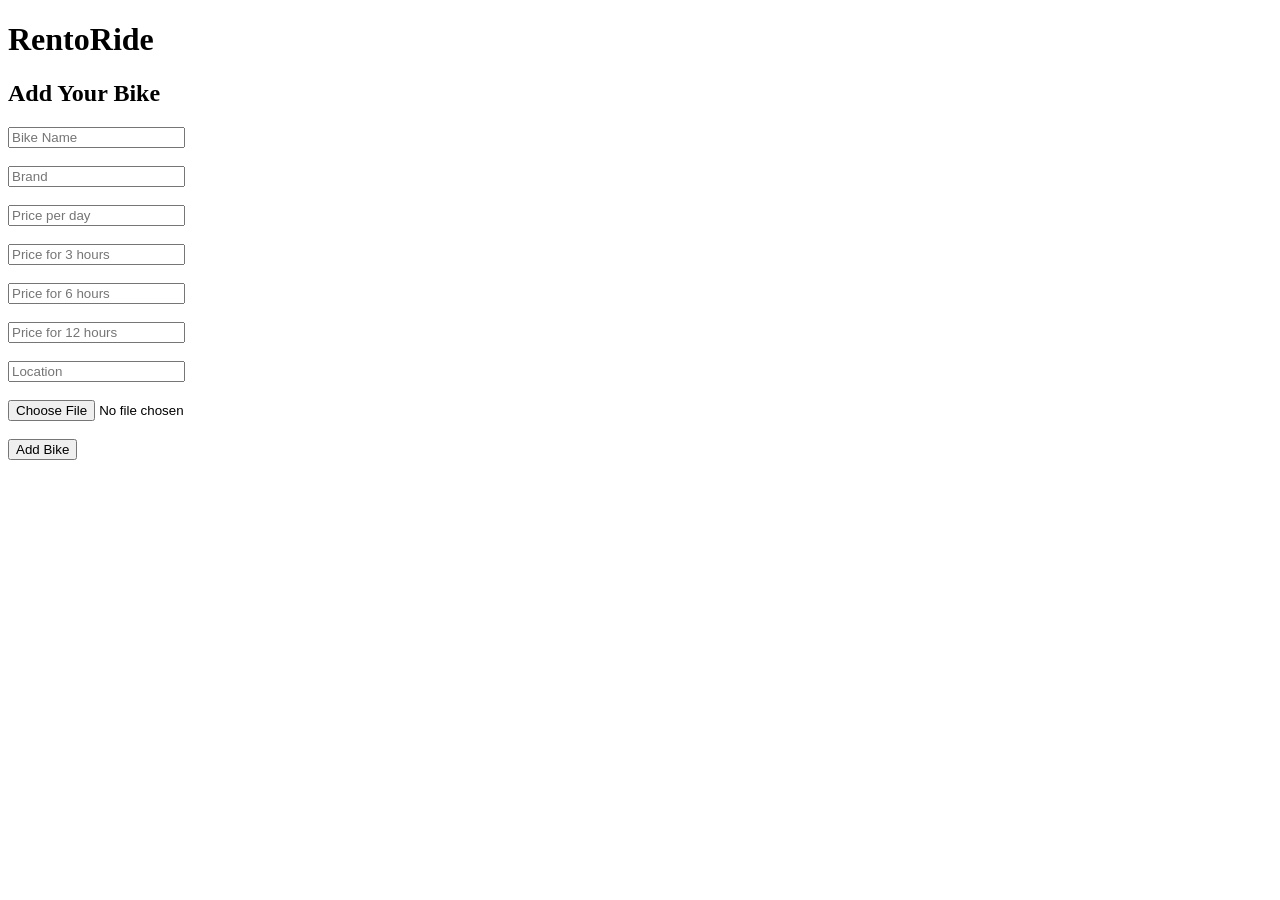
<file: add-bike.html>
<!DOCTYPE html>
<html>
<head>
  <title>RentoRide - Add Bike</title>
</head>
<body>

  <h1>RentoRide</h1>
  <h2>Add Your Bike</h2>

  <form id="bikeForm">

    <input type="text" id="bikeName" placeholder="Bike Name">
    <br><br>

    <input type="text" id="bikeBrand" placeholder="Brand">
    <br><br>

    <input type="number" id="bikePrice" placeholder="Price per day">
    <br><br>

    <input type="number" id="price3h" placeholder="Price for 3 hours">
    <br><br>

    <input type="number" id="price6h" placeholder="Price for 6 hours">
    <br><br>

    <input type="number" id="price12h" placeholder="Price for 12 hours">
    <br><br>

    <input type="text" id="bikeLocation" placeholder="Location">
    <br><br>

    <input type="file" id="bikeImage" accept="image/*">
    <br><br>

    <button type="submit">Add Bike</button>

  </form>

</body>
</html>
</file>
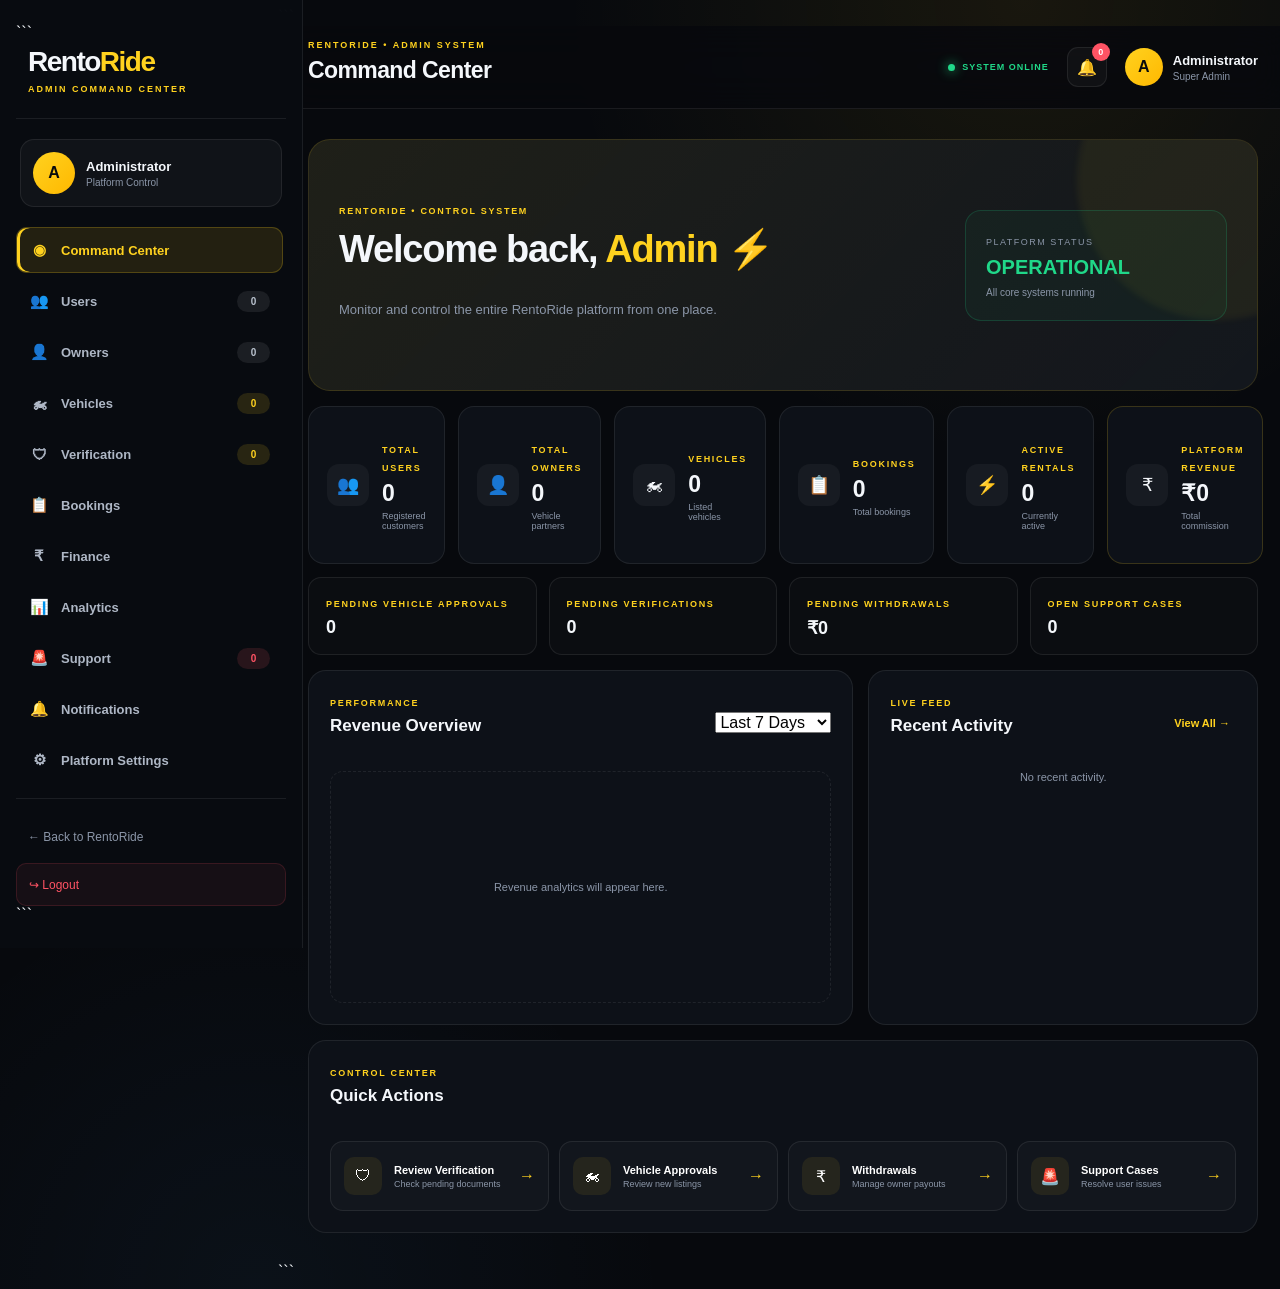
<file: admin.html>
<!DOCTYPE html>

<html lang="en">
<head>
  <meta charset="UTF-8">
  <meta name="viewport" content="width=device-width, initial-scale=1.0">
  <title>RentoRide | Admin Command Center</title>

  <link rel="stylesheet" href="css/admin.css">
</head>

<body>

  <!-- SIDEBAR -->

  <aside class="admin-sidebar" id="adminSidebar">

```
<div class="admin-logo">
  <a href="index.html">Rento<span>Ride</span></a>
  <small>ADMIN COMMAND CENTER</small>
</div>

<div class="admin-mini-profile">
  <div class="admin-avatar" id="adminAvatar">A</div>

  <div>
    <strong id="adminName">Administrator</strong>
    <small>Platform Control</small>
  </div>
</div>

<nav class="admin-nav">

  <button class="admin-nav-item active" data-section="overview">
    <span>◉</span> Command Center
  </button>

  <button class="admin-nav-item" data-section="users">
    <span>👥</span> Users
    <b class="admin-badge" id="userBadge">0</b>
  </button>

  <button class="admin-nav-item" data-section="owners">
    <span>👤</span> Owners
    <b class="admin-badge" id="ownerBadge">0</b>
  </button>

  <button class="admin-nav-item" data-section="vehicles">
    <span>🏍</span> Vehicles
    <b class="admin-badge warning" id="vehicleBadge">0</b>
  </button>

  <button class="admin-nav-item" data-section="verification">
    <span>🛡</span> Verification
    <b class="admin-badge warning" id="verificationBadge">0</b>
  </button>

  <button class="admin-nav-item" data-section="bookings">
    <span>📋</span> Bookings
  </button>

  <button class="admin-nav-item" data-section="finance">
    <span>₹</span> Finance
  </button>

  <button class="admin-nav-item" data-section="analytics">
    <span>📊</span> Analytics
  </button>

  <button class="admin-nav-item" data-section="support">
    <span>🚨</span> Support
    <b class="admin-badge danger" id="supportBadge">0</b>
  </button>

  <button class="admin-nav-item" data-section="notifications">
    <span>🔔</span> Notifications
  </button>

  <button class="admin-nav-item" data-section="settings">
    <span>⚙</span> Platform Settings
  </button>

</nav>

<div class="admin-sidebar-bottom">

  <a href="index.html" class="admin-back-home">
    ← Back to RentoRide
  </a>

  <button id="adminLogoutBtn" class="admin-logout-btn">
    ↪ Logout
  </button>

</div>
```

  </aside>

  <div class="admin-sidebar-overlay" id="adminSidebarOverlay"></div>

  <!-- MAIN -->

  <main class="admin-main">

```
<!-- HEADER -->
<header class="admin-header">

  <button class="admin-menu-btn" id="adminMenuBtn">
    ☰
  </button>

  <div class="admin-header-title">
    <span>RENTORIDE • ADMIN SYSTEM</span>
    <h1 id="adminPageTitle">Command Center</h1>
  </div>

  <div class="admin-header-actions">

    <div class="system-status">
      <span class="status-dot"></span>
      SYSTEM ONLINE
    </div>

    <button class="admin-notification-btn" id="adminNotificationBtn">
      🔔
      <b id="adminNotificationBadge">0</b>
    </button>

    <div class="admin-header-profile">
      <div class="admin-header-avatar" id="adminHeaderAvatar">A</div>

      <div>
        <strong id="adminHeaderName">Administrator</strong>
        <small>Super Admin</small>
      </div>
    </div>

  </div>

</header>


<div class="admin-content">


  <!-- ================= OVERVIEW ================= -->

  <section class="admin-section active" id="admin-section-overview">

    <div class="admin-command-hero">

      <div>
        <span class="admin-kicker">RENTORIDE • CONTROL SYSTEM</span>

        <h2>
          Welcome back,
          <span id="welcomeAdminName">Admin</span> ⚡
        </h2>

        <p>
          Monitor and control the entire RentoRide platform from one place.
        </p>
      </div>

      <div class="hero-system-card">
        <span>PLATFORM STATUS</span>
        <strong>OPERATIONAL</strong>
        <small>All core systems running</small>
      </div>

    </div>


    <div class="admin-stats-grid">

      <div class="admin-stat-card">
        <div class="admin-stat-icon">👥</div>
        <div>
          <span>TOTAL USERS</span>
          <strong id="adminTotalUsers">0</strong>
          <small>Registered customers</small>
        </div>
      </div>

      <div class="admin-stat-card">
        <div class="admin-stat-icon">👤</div>
        <div>
          <span>TOTAL OWNERS</span>
          <strong id="adminTotalOwners">0</strong>
          <small>Vehicle partners</small>
        </div>
      </div>

      <div class="admin-stat-card">
        <div class="admin-stat-icon">🏍</div>
        <div>
          <span>VEHICLES</span>
          <strong id="adminTotalVehicles">0</strong>
          <small>Listed vehicles</small>
        </div>
      </div>

      <div class="admin-stat-card">
        <div class="admin-stat-icon">📋</div>
        <div>
          <span>BOOKINGS</span>
          <strong id="adminTotalBookings">0</strong>
          <small>Total bookings</small>
        </div>
      </div>

      <div class="admin-stat-card">
        <div class="admin-stat-icon">⚡</div>
        <div>
          <span>ACTIVE RENTALS</span>
          <strong id="adminActiveRentals">0</strong>
          <small>Currently active</small>
        </div>
      </div>

      <div class="admin-stat-card revenue">
        <div class="admin-stat-icon">₹</div>
        <div>
          <span>PLATFORM REVENUE</span>
          <strong id="adminPlatformRevenue">₹0</strong>
          <small>Total commission</small>
        </div>
      </div>

    </div>


    <div class="admin-secondary-stats">

      <div class="mini-admin-stat">
        <span>PENDING VEHICLE APPROVALS</span>
        <strong id="pendingVehicleApprovals">0</strong>
      </div>

      <div class="mini-admin-stat">
        <span>PENDING VERIFICATIONS</span>
        <strong id="pendingVerifications">0</strong>
      </div>

      <div class="mini-admin-stat">
        <span>PENDING WITHDRAWALS</span>
        <strong id="pendingWithdrawals">₹0</strong>
      </div>

      <div class="mini-admin-stat">
        <span>OPEN SUPPORT CASES</span>
        <strong id="openSupportCases">0</strong>
      </div>

    </div>


    <div class="admin-overview-grid">

      <div class="admin-panel">

        <div class="admin-panel-header">

          <div>
            <span>PERFORMANCE</span>
            <h3>Revenue Overview</h3>
          </div>

          <select id="revenuePeriod">
            <option value="7">Last 7 Days</option>
            <option value="30">Last 30 Days</option>
            <option value="90">Last 90 Days</option>
            <option value="365">This Year</option>
          </select>

        </div>

        <div class="admin-chart" id="revenueChart">
          <div class="chart-placeholder">
            Revenue analytics will appear here.
          </div>
        </div>

      </div>


      <div class="admin-panel">

        <div class="admin-panel-header">
          <div>
            <span>LIVE FEED</span>
            <h3>Recent Activity</h3>
          </div>

          <button class="admin-text-btn" data-section-link="notifications">
            View All →
          </button>
        </div>

        <div class="admin-activity-list" id="adminActivityList">
          <div class="admin-empty">No recent activity.</div>
        </div>

      </div>

    </div>


    <div class="admin-panel quick-actions-panel">

      <div class="admin-panel-header">
        <div>
          <span>CONTROL CENTER</span>
          <h3>Quick Actions</h3>
        </div>
      </div>

      <div class="quick-actions-grid">

        <button class="quick-action" data-section-link="verification">
          <span>🛡</span>
          <div>
            <strong>Review Verification</strong>
            <small>Check pending documents</small>
          </div>
          <b>→</b>
        </button>

        <button class="quick-action" data-section-link="vehicles">
          <span>🏍</span>
          <div>
            <strong>Vehicle Approvals</strong>
            <small>Review new listings</small>
          </div>
          <b>→</b>
        </button>

        <button class="quick-action" data-section-link="finance">
          <span>₹</span>
          <div>
            <strong>Withdrawals</strong>
            <small>Manage owner payouts</small>
          </div>
          <b>→</b>
        </button>

        <button class="quick-action" data-section-link="support">
          <span>🚨</span>
          <div>
            <strong>Support Cases</strong>
            <small>Resolve user issues</small>
          </div>
          <b>→</b>
        </button>

      </div>

    </div>

  </section>


  <!-- ================= USERS ================= -->

  <section class="admin-section" id="admin-section-users">

    <div class="admin-section-top">
      <div>
        <span class="admin-kicker">USER MANAGEMENT</span>
        <h2>Users</h2>
        <p>Manage RentoRide customers and accounts.</p>
      </div>
    </div>

    <div class="admin-panel">

      <div class="admin-panel-header">
        <div>
          <span>CUSTOMER DATABASE</span>
          <h3>All Users</h3>
        </div>

        <input
          type="search"
          id="userSearch"
          class="admin-search"
          placeholder="Search users..."
        >
      </div>

      <div class="admin-table-container" id="usersTable">
        <div class="admin-table-empty">Users will appear here.</div>
      </div>

    </div>

  </section>


  <!-- ================= OWNERS ================= -->

  <section class="admin-section" id="admin-section-owners">

    <div class="admin-section-top">
      <div>
        <span class="admin-kicker">PARTNER MANAGEMENT</span>
        <h2>Owners</h2>
        <p>Manage RentoRide vehicle partners.</p>
      </div>
    </div>

    <div class="admin-panel">

      <div class="admin-panel-header">
        <div>
          <span>OWNER DATABASE</span>
          <h3>Vehicle Partners</h3>
        </div>

        <input
          type="search"
          id="ownerSearch"
          class="admin-search"
          placeholder="Search owners..."
        >
      </div>

      <div class="admin-table-container" id="ownersTable">
        <div class="admin-table-empty">Owners will appear here.</div>
      </div>

    </div>

  </section>


  <!-- ================= VEHICLES ================= -->

  <section class="admin-section" id="admin-section-vehicles">

    <div class="admin-section-top">
      <div>
        <span class="admin-kicker">FLEET CONTROL</span>
        <h2>Vehicles</h2>
        <p>Review and control every vehicle listed on RentoRide.</p>
      </div>
    </div>

    <div class="admin-filter-bar">

      <button class="admin-filter active" data-vehicle-filter="all">All</button>
      <button class="admin-filter" data-vehicle-filter="pending">Pending</button>
      <button class="admin-filter" data-vehicle-filter="approved">Approved</button>
      <button class="admin-filter" data-vehicle-filter="rejected">Rejected</button>
      <button class="admin-filter" data-vehicle-filter="suspended">Suspended</button>

    </div>

    <div class="admin-vehicle-grid" id="adminVehicleList">
      <div class="admin-large-empty">
        <div>🏍</div>
        <h3>No vehicles available</h3>
        <p>Vehicle listings will appear here.</p>
      </div>
    </div>

  </section>


  <!-- ================= VERIFICATION ================= -->

  <section class="admin-section" id="admin-section-verification">

    <div class="admin-section-top">
      <div>
        <span class="admin-kicker">TRUST & SAFETY</span>
        <h2>Verification Center</h2>
        <p>Review owner identity and vehicle documents.</p>
      </div>
    </div>

    <div class="verification-admin-stats">

      <div>
        <span>PENDING</span>
        <strong id="adminPendingVerification">0</strong>
      </div>

      <div>
        <span>APPROVED</span>
        <strong id="adminApprovedVerification">0</strong>
      </div>

      <div>
        <span>REJECTED</span>
        <strong id="adminRejectedVerification">0</strong>
      </div>

    </div>

    <div class="admin-verification-list" id="adminVerificationList">
      <div class="admin-large-empty">
        <div>🛡</div>
        <h3>No pending verification</h3>
        <p>New verification requests will appear here.</p>
      </div>
    </div>

  </section>


  <!-- ================= BOOKINGS ================= -->

  <section class="admin-section" id="admin-section-bookings">

    <div class="admin-section-top">
      <div>
        <span class="admin-kicker">BOOKING CONTROL</span>
        <h2>Bookings</h2>
        <p>Monitor every booking across the platform.</p>
      </div>
    </div>

    <div class="admin-filter-bar">

      <button class="admin-booking-filter active" data-booking-filter="all">All</button>
      <button class="admin-booking-filter" data-booking-filter="pending">Pending</button>
      <button class="admin-booking-filter" data-booking-filter="accepted">Accepted</button>
      <button class="admin-booking-filter" data-booking-filter="active">Active</button>
      <button class="admin-booking-filter" data-booking-filter="completed">Completed</button>
      <button class="admin-booking-filter" data-booking-filter="cancelled">Cancelled</button>

    </div>

    <div class="admin-table-container" id="adminBookingsTable">
      <div class="admin-table-empty">Bookings will appear here.</div>
    </div>

  </section>


  <!-- ================= FINANCE ================= -->

  <section class="admin-section" id="admin-section-finance">

    <div class="admin-section-top">
      <div>
        <span class="admin-kicker">MONEY CONTROL</span>
        <h2>Finance Center</h2>
        <p>Monitor payments, revenue and owner withdrawals.</p>
      </div>
    </div>

    <div class="finance-admin-grid">

      <div class="finance-card">
        <span>GROSS BOOKING VALUE</span>
        <strong id="grossBookingValue">₹0</strong>
      </div>

      <div class="finance-card">
        <span>PLATFORM COMMISSION</span>
        <strong id="platformCommission">₹0</strong>
      </div>

      <div class="finance-card">
        <span>OWNER PAYOUTS</span>
        <strong id="ownerPayouts">₹0</strong>
      </div>

      <div class="finance-card">
        <span>REFUNDS</span>
        <strong id="totalRefunds">₹0</strong>
      </div>

    </div>

    <div class="admin-panel">

      <div class="admin-panel-header">
        <div>
          <span>PAYOUT CONTROL</span>
          <h3>Withdrawal Requests</h3>
        </div>
      </div>

      <div class="admin-withdrawal-list" id="adminWithdrawalList">
        <div class="admin-large-empty">
          <div>₹</div>
          <h3>No withdrawal requests</h3>
          <p>Owner withdrawal requests will appear here.</p>
        </div>
      </div>

    </div>

  </section>


  <!-- ================= ANALYTICS ================= -->

  <section class="admin-section" id="admin-section-analytics">

    <div class="admin-section-top">
      <div>
        <span class="admin-kicker">DATA INTELLIGENCE</span>
        <h2>Analytics</h2>
        <p>Understand how RentoRide is performing.</p>
      </div>
    </div>

    <div class="analytics-grid">

      <div class="admin-panel">
        <div class="admin-panel-header">
          <div>
            <span>BOOKINGS</span>
            <h3>Booking Growth</h3>
          </div>
        </div>
        <div class="analytics-chart" id="bookingAnalytics">
          Analytics chart
        </div>
      </div>

      <div class="admin-panel">
        <div class="admin-panel-header">
          <div>
            <span>USERS</span>
            <h3>User Growth</h3>
          </div>
        </div>
        <div class="analytics-chart" id="userAnalytics">
          Analytics chart
        </div>
      </div>

      <div class="admin-panel">
        <div class="admin-panel-header">
          <div>
            <span>LOCATIONS</span>
            <h3>Popular Locations</h3>
          </div>
        </div>
        <div class="analytics-chart" id="locationAnalytics">
          Location analytics
        </div>
      </div>

      <div class="admin-panel">
        <div class="admin-panel-header">
          <div>
            <span>VEHICLES</span>
            <h3>Most Rented Vehicles</h3>
          </div>
        </div>
        <div class="analytics-chart" id="vehicleAnalytics">
          Vehicle analytics
        </div>
      </div>

    </div>

  </section>


  <!-- ================= SUPPORT ================= -->

  <section class="admin-section" id="admin-section-support">

    <div class="admin-section-top">
      <div>
        <span class="admin-kicker">CUSTOMER CARE</span>
        <h2>Support & Complaints</h2>
        <p>Resolve customer and owner issues.</p>
      </div>
    </div>

    <div class="admin-filter-bar">

      <button class="support-filter active" data-support-filter="all">All</button>
      <button class="support-filter" data-support-filter="open">Open</button>
      <button class="support-filter" data-support-filter="review">In Review</button>
      <button class="support-filter" data-support-filter="resolved">Resolved</button>

    </div>

    <div class="support-case-list" id="supportCaseList">
      <div class="admin-large-empty">
        <div>🚨</div>
        <h3>No support cases</h3>
        <p>Customer complaints will appear here.</p>
      </div>
    </div>

  </section>


  <!-- ================= NOTIFICATIONS ================= -->

  <section class="admin-section" id="admin-section-notifications">

    <div class="admin-section-top">
      <div>
        <span class="admin-kicker">COMMUNICATION CONTROL</span>
        <h2>Notifications</h2>
        <p>Send important announcements across RentoRide.</p>
      </div>
    </div>

    <div class="notification-admin-grid">

      <div class="admin-panel">

        <div class="admin-panel-header">
          <div>
            <span>BROADCAST</span>
            <h3>Send Notification</h3>
          </div>
        </div>

        <form id="adminNotificationForm">

          <div class="admin-form-group">
            <label for="notificationAudience">Send To</label>

            <select id="notificationAudience">
              <option value="all">Everyone</option>
              <option value="customers">Customers</option>
              <option value="owners">Owners</option>
            </select>
          </div>

          <div class="admin-form-group">
            <label for="notificationTitle">Notification Title</label>

            <input
              type="text"
              id="notificationTitle"
              placeholder="Enter title"
              required
            >
          </div>

          <div class="admin-form-group">
            <label for="notificationMessage">Message</label>

            <textarea
              id="notificationMessage"
              rows="5"
              placeholder="Write notification..."
              required
            ></textarea>
          </div>

          <button type="submit" class="admin-primary-btn">
            Send Notification →
          </button>

        </form>

      </div>


      <div class="admin-panel">

        <div class="admin-panel-header">
          <div>
            <span>HISTORY</span>
            <h3>Recent Notifications</h3>
          </div>
        </div>

        <div class="admin-notification-history" id="adminNotificationHistory">
          <div class="admin-empty">No notifications sent yet.</div>
        </div>

      </div>

    </div>

  </section>


  <!-- ================= SETTINGS ================= -->

  <section class="admin-section" id="admin-section-settings">

    <div class="admin-section-top">
      <div>
        <span class="admin-kicker">PLATFORM CONTROL</span>
        <h2>Platform Settings</h2>
        <p>Configure important RentoRide platform rules.</p>
      </div>
    </div>

    <div class="admin-settings-grid">

      <div class="admin-panel">

        <div class="admin-panel-header">
          <div>
            <span>FINANCE</span>
            <h3>Commission</h3>
          </div>
        </div>

        <div class="admin-setting-control">

          <label for="platformCommissionRate">
            Platform Commission
          </label>

          <div class="admin-input-with-unit">

            <input
              type="number"
              id="platformCommissionRate"
              value="10"
              min="0"
              max="100"
            >

            <span>%</span>

          </div>

        </div>

        <div class="admin-setting-control">

          <label for="minimumWithdrawal">
            Minimum Withdrawal
          </label>

          <div class="admin-input-with-unit">

            <span>₹</span>

            <input
              type="number"
              id="minimumWithdrawal"
              value="500"
              min="0"
            >

          </div>

        </div>

      </div>


      <div class="admin-panel">

        <div class="admin-panel-header">
          <div>
            <span>BOOKING</span>
            <h3>Booking Rules</h3>
          </div>
        </div>

        <div class="admin-setting-toggle">

          <div>
            <strong>Allow New Bookings</strong>
            <small>Enable or disable new platform bookings.</small>
          </div>

          <label class="admin-switch">
            <input type="checkbox" id="allowBookings" checked>
            <span></span>
          </label>

        </div>

        <div class="admin-setting-toggle">

          <div>
            <strong>Maintenance Mode</strong>
            <small>Temporarily restrict platform access.</small>
          </div>

          <label class="admin-switch">
            <input type="checkbox" id="maintenanceMode">
            <span></span>
          </label>

        </div>

      </div>


      <div class="admin-panel">

        <div class="admin-panel-header">
          <div>
            <span>DELIVERY</span>
            <h3>Pickup & Drop</h3>
          </div>
        </div>

        <div class="admin-setting-control">

          <label for="defaultDeliveryCharge">
            Default Delivery Charge
          </label>

          <div class="admin-input-with-unit">

            <span>₹</span>

            <input
              type="number"
              id="defaultDeliveryCharge"
              value="100"
              min="0"
            >

          </div>

        </div>

      </div>


      <div class="admin-panel">

        <div class="admin-panel-header">
          <div>
            <span>SECURITY</span>
            <h3>Admin Security</h3>
          </div>
        </div>

        <button class="admin-outline-btn" id="adminActivityLogBtn">
          View Admin Activity Log
        </button>

        <button class="admin-outline-btn" id="adminSecurityBtn">
          Security Settings
        </button>

      </div>

    </div>

    <button
      class="admin-primary-btn save-settings-btn"
      id="saveAdminSettings"
    >
      Save Platform Settings →
    </button>

  </section>

</div>
```

  </main>

  <!-- NOTIFICATION POPUP -->

  <div class="admin-notification-popup" id="adminNotificationPopup">

```
<div class="admin-popup-icon">🔔</div>

<div>
  <strong id="adminPopupTitle">System Notification</strong>
  <p id="adminPopupMessage">You have a new notification.</p>
</div>

<button id="closeAdminNotificationPopup">×</button>
```

  </div>

  <!-- DETAIL MODAL -->

  <div class="admin-modal" id="adminDetailModal">

```
<div class="admin-modal-overlay"></div>

<div class="admin-modal-box">

  <button class="admin-modal-close" id="closeAdminDetailModal">
    ×
  </button>

  <span class="admin-kicker">ADMIN REVIEW</span>

  <h2 id="adminDetailModalTitle">Details</h2>

  <div
    id="adminDetailModalContent"
    class="admin-modal-content"
  ></div>

</div>
```

  </div>

  <!-- JS -->

  <script src="js/admin.js"></script>

</body>
</html>
</file>
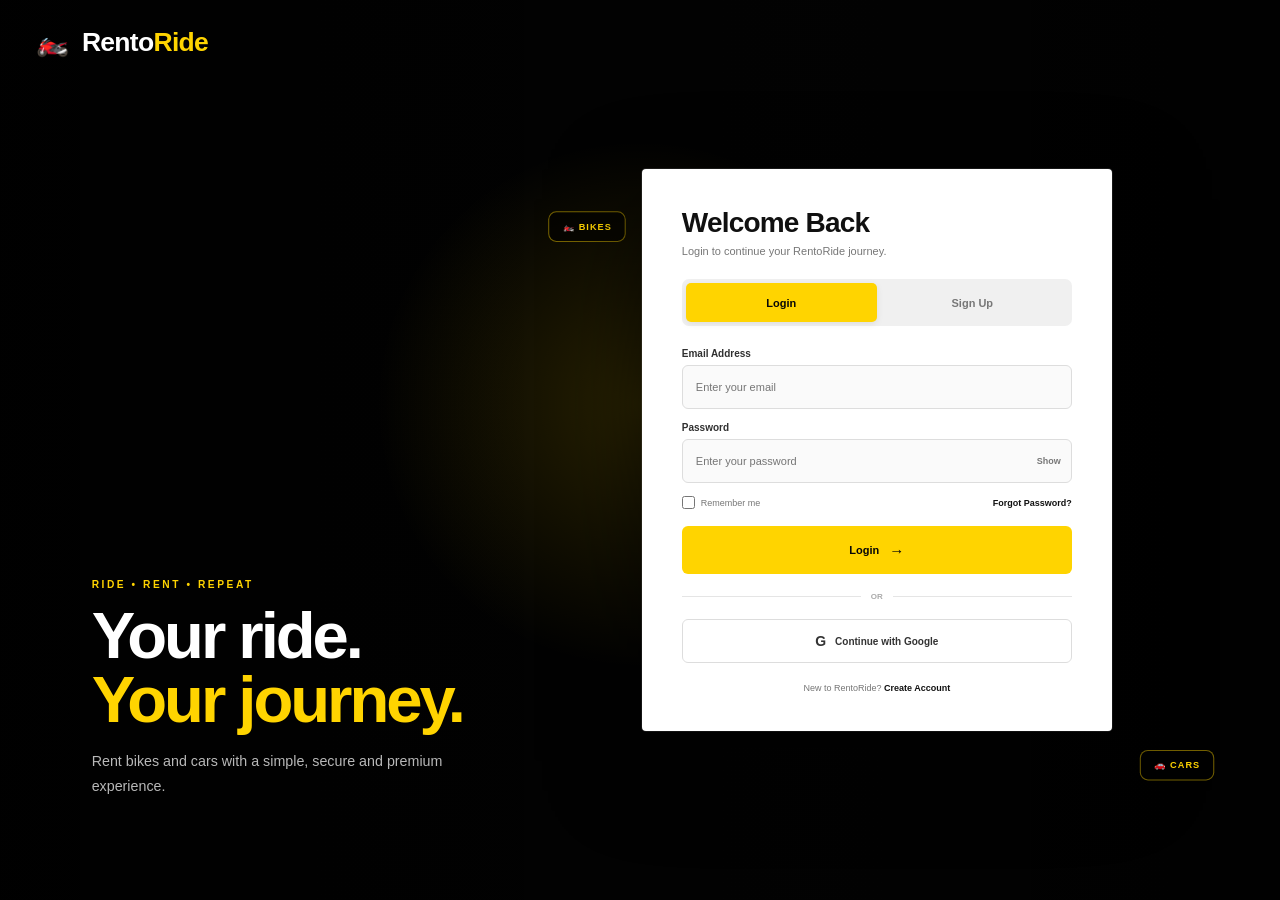
<file: login.html>
<!DOCTYPE html>
<html lang="en">
<head>
  <meta charset="UTF-8">
  <meta name="viewport" content="width=device-width, initial-scale=1.0">
  <title>RentoRide | Login</title>
  <link rel="stylesheet" href="css/login.css">
</head>

<body>

  <main class="auth-page">

    <!-- Vehicle background -->
    <div class="vehicle-bg">
      <div class="overlay"></div>

      <div class="brand">
        <a href="index.html">
          <span class="brand-icon">🏍️</span>
          Rento<span>Ride</span>
        </a>
      </div>

      <div class="hero-copy">
        <p class="eyebrow">RIDE • RENT • REPEAT</p>
        <h1>Your ride.<br><span>Your journey.</span></h1>
        <p>Rent bikes and cars with a simple, secure and premium experience.</p>
      </div>

      <div class="vehicle-label bike-label">🏍️ BIKES</div>
      <div class="vehicle-label car-label">🚗 CARS</div>
    </div>

    <!-- Center authentication card -->
    <section class="auth-card">

      <div class="mobile-brand">
        <a href="index.html">
          🏍️ Rento<span>Ride</span>
        </a>
      </div>

      <div class="auth-heading">
        <h2 id="formTitle">Welcome Back</h2>
        <p id="formSubtitle">Login to continue your RentoRide journey.</p>
      </div>

      <!-- Login / Signup tabs -->
      <div class="auth-tabs">
        <button class="tab active" id="loginTab">Login</button>
        <button class="tab" id="signupTab">Sign Up</button>
      </div>

      <!-- LOGIN -->
      <form id="loginForm" class="auth-form">

        <label for="loginEmail">Email Address</label>
        <input
          type="email"
          id="loginEmail"
          placeholder="Enter your email"
          autocomplete="email"
          required
        >

        <label for="loginPassword">Password</label>

        <div class="password-wrap">
          <input
            type="password"
            id="loginPassword"
            placeholder="Enter your password"
            autocomplete="current-password"
            required
          >
          <button type="button" class="show-password" data-target="loginPassword">Show</button>
        </div>

        <div class="form-row">
          <label class="remember">
            <input type="checkbox" id="rememberMe">
            <span>Remember me</span>
          </label>

          <a href="#" id="forgotPassword">Forgot Password?</a>
        </div>

        <button type="submit" class="primary-btn">
          Login <span>→</span>
        </button>

        <div class="divider"><span>OR</span></div>

        <button type="button" class="google-btn" id="googleLogin">
          <span class="google-icon">G</span>
          Continue with Google
        </button>

        <p class="switch-text">
          New to RentoRide?
          <button type="button" id="switchToSignup">Create Account</button>
        </p>

      </form>


      <!-- SIGNUP -->
      <form id="signupForm" class="auth-form hidden">

        <label for="signupName">Full Name</label>
        <input
          type="text"
          id="signupName"
          placeholder="Enter your full name"
          autocomplete="name"
          required
        >

        <label for="signupPhone">Mobile Number</label>
        <input
          type="tel"
          id="signupPhone"
          placeholder="Enter mobile number"
          autocomplete="tel"
          required
        >

        <label for="signupEmail">Email Address</label>
        <input
          type="email"
          id="signupEmail"
          placeholder="Enter your email"
          autocomplete="email"
          required
        >

        <label for="signupPassword">Password</label>
        <div class="password-wrap">
          <input
            type="password"
            id="signupPassword"
            placeholder="Create a password"
            autocomplete="new-password"
            required
          >
          <button type="button" class="show-password" data-target="signupPassword">Show</button>
        </div>

        <label for="signupConfirm">Confirm Password</label>
        <div class="password-wrap">
          <input
            type="password"
            id="signupConfirm"
            placeholder="Confirm your password"
            autocomplete="new-password"
            required
          >
          <button type="button" class="show-password" data-target="signupConfirm">Show</button>
        </div>

        <div class="role-title">I want to</div>

        <div class="role-options">
          <label class="role-card selected">
            <input type="radio" name="role" value="customer" checked>
            <span class="role-icon">🏍️</span>
            <span>
              <strong>Rent a Vehicle</strong>
              <small>Book bikes & cars</small>
            </span>
          </label>

          <label class="role-card">
            <input type="radio" name="role" value="owner">
            <span class="role-icon">🚗</span>
            <span>
              <strong>List My Vehicle</strong>
              <small>Become a vehicle owner</small>
            </span>
          </label>
        </div>

        <label class="terms">
          <input type="checkbox" id="terms" required>
          <span>I agree to the <a href="#">Terms</a> & <a href="#">Privacy Policy</a>.</span>
        </label>

        <button type="submit" class="primary-btn">
          Create Account <span>→</span>
        </button>

        <p class="switch-text">
          Already have an account?
          <button type="button" id="switchToLogin">Login</button>
        </p>

      </form>

      <div id="authMessage" class="auth-message"></div>

    </section>

  </main>

  <script src="js/login.js"></script>
</body>
</html>
</file>
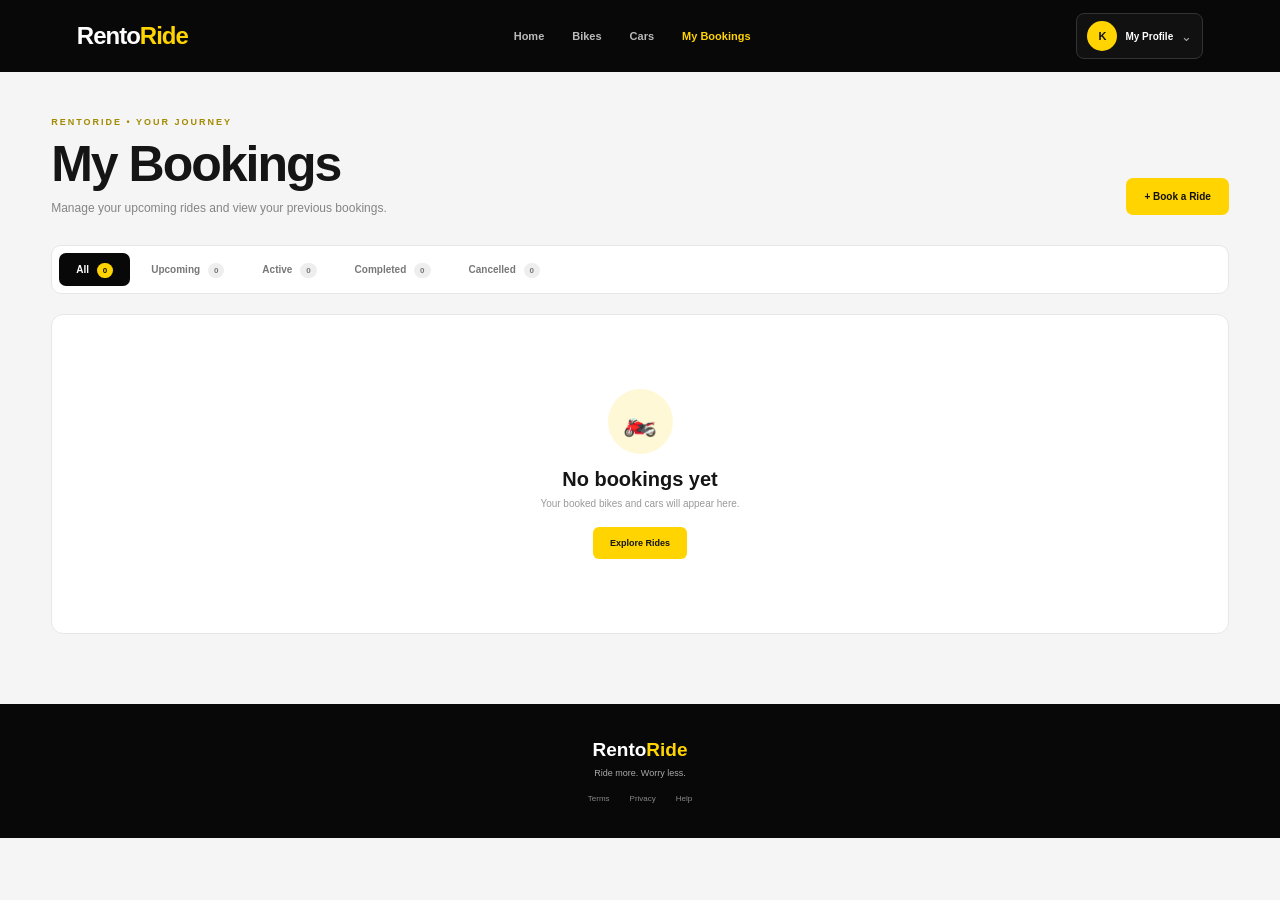
<file: my-bookings.html>
<!DOCTYPE html>
<html lang="en">
<head>
  <meta charset="UTF-8">
  <meta name="viewport" content="width=device-width, initial-scale=1.0">

  <title>RentoRide | My Bookings</title>

  <link rel="stylesheet" href="css/my-bookings.css">
</head>

<body>

  <!-- ================= HEADER ================= -->

  <header class="site-header">

    <a href="index.html" class="logo">
      Rento<span>Ride</span>
    </a>

    <nav class="main-nav">
      <a href="index.html">Home</a>
      <a href="bikes.html">Bikes</a>
      <a href="cars.html">Cars</a>
      <a href="my-bookings.html" class="active">My Bookings</a>
    </nav>

    <div class="header-profile">
      <button class="profile-btn" id="profileBtn">
        <span class="profile-avatar" id="profileAvatar">K</span>

        <span class="profile-name" id="profileName">
          My Profile
        </span>

        <span class="arrow">⌄</span>
      </button>

      <div class="profile-menu" id="profileMenu">

        <a href="profile.html">
          👤 Profile
        </a>

        <a href="my-bookings.html">
          📋 My Bookings
        </a>

        <a href="owner-dashboard.html">
          🏪 Owner Dashboard
        </a>

        <button id="logoutBtn">
          ↪ Logout
        </button>

      </div>
    </div>

  </header>


  <!-- ================= MAIN ================= -->

  <main class="bookings-page">

    <!-- PAGE INTRO -->

    <section class="page-intro">

      <div>

        <p class="eyebrow">
          RENTORIDE • YOUR JOURNEY
        </p>

        <h1>
          My Bookings
        </h1>

        <p class="intro-text">
          Manage your upcoming rides and view your previous bookings.
        </p>

      </div>

      <a href="bikes.html" class="book-ride-btn">
        + Book a Ride
      </a>

    </section>


    <!-- ================= BOOKING TABS ================= -->

    <section class="booking-tabs">

      <button
        class="tab-btn active"
        data-status="all"
      >
        All
        <span id="allCount">0</span>
      </button>

      <button
        class="tab-btn"
        data-status="upcoming"
      >
        Upcoming
        <span id="upcomingCount">0</span>
      </button>

      <button
        class="tab-btn"
        data-status="active"
      >
        Active
        <span id="activeCount">0</span>
      </button>

      <button
        class="tab-btn"
        data-status="completed"
      >
        Completed
        <span id="completedCount">0</span>
      </button>

      <button
        class="tab-btn"
        data-status="cancelled"
      >
        Cancelled
        <span id="cancelledCount">0</span>
      </button>

    </section>


    <!-- ================= BOOKING LIST ================= -->

    <section class="bookings-section">

      <!-- Loading -->

      <div
        class="loading-state"
        id="loadingState"
      >

        <div class="loading-spinner"></div>

        <p>
          Loading your bookings...
        </p>

      </div>


      <!-- Empty -->

      <div
        class="empty-state"
        id="emptyState"
        style="display:none;"
      >

        <div class="empty-icon">
          🏍️
        </div>

        <h2>
          No bookings yet
        </h2>

        <p>
          Your booked bikes and cars will appear here.
        </p>

        <a href="bikes.html">
          Explore Rides
        </a>

      </div>


      <!-- Booking cards -->

      <div
        class="booking-list"
        id="bookingList"
      ></div>

    </section>

  </main>


  <!-- ================= BOOKING CARD TEMPLATE ================= -->

  <template id="bookingTemplate">

    <article class="booking-card">

      <!-- Vehicle -->

      <div class="booking-vehicle">

        <div class="vehicle-image">

          <img
            class="booking-image"
            src=""
            alt="Vehicle"
          >

          <span class="vehicle-type">
            BIKE
          </span>

        </div>

        <div class="vehicle-details">

          <p class="small-label">
            BOOKING
          </p>

          <h2 class="booking-vehicle-name">
            Vehicle Name
          </h2>

          <p class="booking-id">
            Booking ID:
            <strong>RR000000</strong>
          </p>

        </div>

      </div>


      <!-- Booking details -->

      <div class="booking-details">

        <div class="detail-box">

          <span class="detail-label">
            PICKUP
          </span>

          <strong class="pickup-date">
            24 Aug 2026
          </strong>

          <span class="pickup-time">
            10:00 AM
          </span>

        </div>


        <div class="route-arrow">
          →
        </div>


        <div class="detail-box">

          <span class="detail-label">
            DROP-OFF
          </span>

          <strong class="drop-date">
            25 Aug 2026
          </strong>

          <span class="drop-time">
            10:00 AM
          </span>

        </div>


        <div class="detail-box location-box">

          <span class="detail-label">
            PICKUP LOCATION
          </span>

          <strong class="booking-location">
            Kota, Rajasthan
          </strong>

        </div>

      </div>


      <!-- Bottom -->

      <div class="booking-bottom">

        <div class="booking-status-area">

          <span class="status-label">
            STATUS
          </span>

          <span class="booking-status pending">
            Pending
          </span>

        </div>


        <div class="booking-price">

          <span>
            Total Amount
          </span>

          <strong>
            ₹0
          </strong>

        </div>


        <div class="booking-actions">

          <button
            class="view-booking-btn"
            type="button"
          >
            View Details
          </button>

          <button
            class="cancel-booking-btn"
            type="button"
          >
            Cancel
          </button>

        </div>

      </div>

    </article>

  </template>


  <!-- ================= DETAILS MODAL ================= -->

  <div
    class="modal-overlay"
    id="bookingModal"
  >

    <div class="booking-modal">

      <button
        class="modal-close"
        id="modalClose"
        type="button"
      >
        ×
      </button>

      <p class="eyebrow">
        RENTORIDE • BOOKING DETAILS
      </p>

      <h2 id="modalVehicleName">
        Vehicle Name
      </h2>

      <div class="modal-status">
        <span id="modalStatus">
          Pending
        </span>
      </div>

      <div class="modal-grid">

        <div>
          <span>Booking ID</span>
          <strong id="modalBookingId">
            RR000000
          </strong>
        </div>

        <div>
          <span>Total Amount</span>
          <strong id="modalAmount">
            ₹0
          </strong>
        </div>

        <div>
          <span>Pickup</span>
          <strong id="modalPickup">
            —
          </strong>
        </div>

        <div>
          <span>Drop-off</span>
          <strong id="modalDrop">
            —
          </strong>
        </div>

        <div class="modal-full">
          <span>Pickup Location</span>
          <strong id="modalLocation">
            —
          </strong>
        </div>

      </div>

      <a
        href="index.html"
        class="modal-home-btn"
      >
        Back to RentoRide
      </a>

    </div>

  </div>


  <!-- ================= CANCEL MODAL ================= -->

  <div
    class="modal-overlay"
    id="cancelModal"
  >

    <div class="cancel-modal">

      <div class="warning-icon">
        !
      </div>

      <h2>
        Cancel this booking?
      </h2>

      <p>
        Are you sure you want to cancel this booking?
        This action may not be reversible.
      </p>

      <div class="cancel-actions">

        <button
          type="button"
          id="keepBookingBtn"
          class="keep-btn"
        >
          Keep Booking
        </button>

        <button
          type="button"
          id="confirmCancelBtn"
          class="confirm-cancel-btn"
        >
          Yes, Cancel
        </button>

      </div>

    </div>

  </div>


  <!-- ================= FOOTER ================= -->

  <footer class="site-footer">

    <div class="footer-logo">
      Rento<span>Ride</span>
    </div>

    <p>
      Ride more. Worry less.
    </p>

    <div class="footer-links">

      <a href="terms.html">
        Terms
      </a>

      <a href="privacy.html">
        Privacy
      </a>

      <a href="help.html">
        Help
      </a>

    </div>

  </footer>


  <script src="js/my-bookings.js"></script>

</body>
</html>
</file>
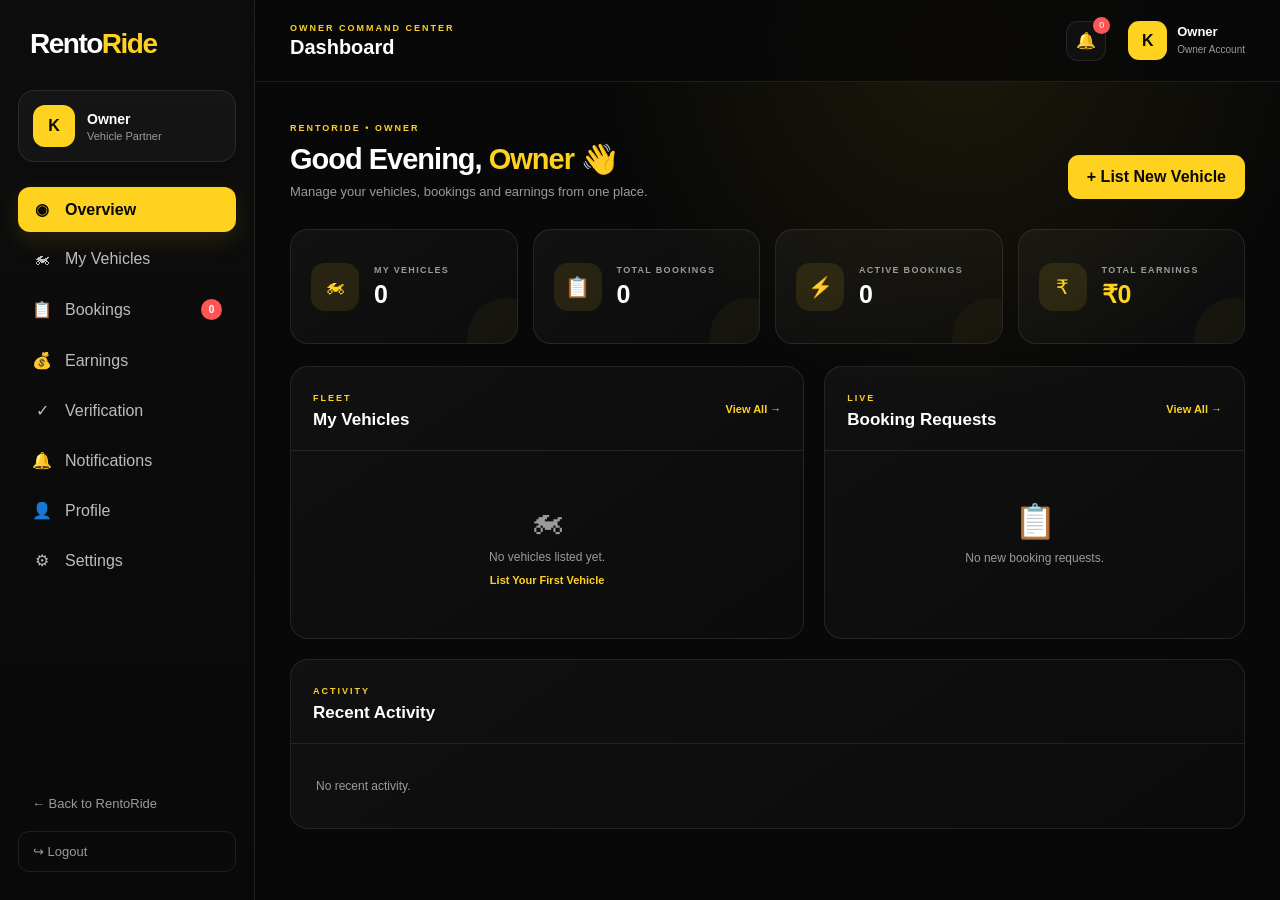
<file: owner-dashboard.html>
<!DOCTYPE html>
<html lang="en">
<head>
  <meta charset="UTF-8">
  <meta name="viewport" content="width=device-width, initial-scale=1.0">

  <title>RentoRide | Owner Dashboard</title>

  <link rel="stylesheet" href="css/owner-dashboard.css">
</head>

<body>

  <!-- =====================================================
       SIDEBAR
       ===================================================== -->

  <aside class="sidebar" id="sidebar">

    <div class="sidebar-logo">
      <a href="index.html">
        Rento<span>Ride</span>
      </a>
    </div>

    <div class="owner-mini-profile">

      <div class="owner-avatar" id="ownerAvatar">
        K
      </div>

      <div>
        <strong id="sidebarOwnerName">
          Owner
        </strong>

        <small>
          Vehicle Partner
        </small>
      </div>

    </div>


    <nav class="dashboard-nav">

      <button class="nav-item active" data-section="overview">
        <span>◉</span>
        Overview
      </button>

      <button class="nav-item" data-section="vehicles">
        <span>🏍</span>
        My Vehicles
      </button>

      <button class="nav-item" data-section="bookings">
        <span>📋</span>
        Bookings
        <b class="nav-badge" id="bookingBadge">0</b>
      </button>

      <button class="nav-item" data-section="earnings">
        <span>💰</span>
        Earnings
      </button>

      <button class="nav-item" data-section="verification">
        <span>✓</span>
        Verification
      </button>

      <button class="nav-item" data-section="notifications">
        <span>🔔</span>
        Notifications
      </button>

      <button class="nav-item" data-section="profile">
        <span>👤</span>
        Profile
      </button>

      <button class="nav-item" data-section="settings">
        <span>⚙</span>
        Settings
      </button>

    </nav>


    <div class="sidebar-bottom">

      <a href="index.html" class="back-home">
        ← Back to RentoRide
      </a>

      <button id="sidebarLogoutBtn" class="logout-btn">
        ↪ Logout
      </button>

    </div>

  </aside>


  <!-- =====================================================
       MOBILE OVERLAY
       ===================================================== -->

  <div class="sidebar-overlay" id="sidebarOverlay"></div>


  <!-- =====================================================
       MAIN
       ===================================================== -->

  <main class="dashboard-main">


    <!-- ===================================================
         TOP HEADER
         =================================================== -->

    <header class="dashboard-header">

      <button
        class="menu-btn"
        id="menuBtn"
        aria-label="Open menu"
      >
        ☰
      </button>


      <div class="header-title">

        <span class="header-label">
          OWNER COMMAND CENTER
        </span>

        <h1 id="pageTitle">
          Dashboard
        </h1>

      </div>


      <div class="header-actions">

        <button
          class="notification-btn"
          id="headerNotificationBtn"
        >
          🔔
          <span id="headerNotificationBadge">0</span>
        </button>


        <div class="header-profile">

          <div class="header-avatar" id="headerAvatar">
            K
          </div>

          <div class="header-profile-info">

            <strong id="headerOwnerName">
              Owner
            </strong>

            <small>
              Owner Account
            </small>

          </div>

        </div>

      </div>

    </header>


    <!-- ===================================================
         DASHBOARD CONTENT
         =================================================== -->

    <div class="dashboard-content">


      <!-- =================================================
           OVERVIEW
           ================================================= -->

      <section
        class="dashboard-section active"
        id="section-overview"
      >

        <div class="welcome-row">

          <div>

            <span class="section-kicker">
              RENTORIDE • OWNER
            </span>

            <h2>
              Good Evening,
              <span id="welcomeOwnerName">
                Owner
              </span>
              👋
            </h2>

            <p>
              Manage your vehicles, bookings and earnings
              from one place.
            </p>

          </div>


          <a
            href="list-vehicle.html"
            class="primary-btn"
          >
            + List New Vehicle
          </a>

        </div>


        <!-- STATS -->

        <div class="stats-grid">

          <div class="stat-card">

            <div class="stat-icon">
              🏍
            </div>

            <div>
              <span>
                MY VEHICLES
              </span>

              <strong id="totalVehicles">
                0
              </strong>
            </div>

          </div>


          <div class="stat-card">

            <div class="stat-icon">
              📋
            </div>

            <div>
              <span>
                TOTAL BOOKINGS
              </span>

              <strong id="totalBookings">
                0
              </strong>
            </div>

          </div>


          <div class="stat-card">

            <div class="stat-icon">
              ⚡
            </div>

            <div>
              <span>
                ACTIVE BOOKINGS
              </span>

              <strong id="activeBookings">
                0
              </strong>
            </div>

          </div>


          <div class="stat-card earnings-stat">

            <div class="stat-icon">
              ₹
            </div>

            <div>
              <span>
                TOTAL EARNINGS
              </span>

              <strong id="totalEarnings">
                ₹0
              </strong>
            </div>

          </div>

        </div>


        <!-- DASHBOARD GRID -->

        <div class="overview-grid">


          <!-- VEHICLES -->

          <div class="dashboard-card vehicles-overview-card">

            <div class="card-header">

              <div>

                <span class="card-kicker">
                  FLEET
                </span>

                <h3>
                  My Vehicles
                </h3>

              </div>

              <button
                class="text-btn"
                data-section-link="vehicles"
              >
                View All →
              </button>

            </div>


            <div
              class="vehicle-list"
              id="overviewVehicleList"
            >

              <div class="empty-state">

                <div>
                  🏍
                </div>

                <p>
                  No vehicles listed yet.
                </p>

                <a href="list-vehicle.html">
                  List Your First Vehicle
                </a>

              </div>

            </div>

          </div>


          <!-- BOOKING REQUESTS -->

          <div class="dashboard-card booking-overview-card">

            <div class="card-header">

              <div>

                <span class="card-kicker">
                  LIVE
                </span>

                <h3>
                  Booking Requests
                </h3>

              </div>

              <button
                class="text-btn"
                data-section-link="bookings"
              >
                View All →
              </button>

            </div>


            <div
              class="booking-list"
              id="overviewBookingList"
            >

              <div class="empty-state">

                <div>
                  📋
                </div>

                <p>
                  No new booking requests.
                </p>

              </div>

            </div>

          </div>


        </div>


        <!-- ACTIVITY TIMELINE -->

        <div class="dashboard-card activity-card">

          <div class="card-header">

            <div>

              <span class="card-kicker">
                ACTIVITY
              </span>

              <h3>
                Recent Activity
              </h3>

            </div>

          </div>


          <div
            class="activity-timeline"
            id="activityTimeline"
          >

            <div class="timeline-empty">
              No recent activity.
            </div>

          </div>

        </div>

      </section>


      <!-- =================================================
           MY VEHICLES
           ================================================= -->

      <section
        class="dashboard-section"
        id="section-vehicles"
      >

        <div class="section-top">

          <div>

            <span class="section-kicker">
              FLEET MANAGEMENT
            </span>

            <h2>
              My Vehicles
            </h2>

            <p>
              Manage all your RentoRide vehicles.
            </p>

          </div>

          <a
            href="list-vehicle.html"
            class="primary-btn"
          >
            + List Vehicle
          </a>

        </div>


        <div
          class="full-vehicle-grid"
          id="fullVehicleList"
        >

          <div class="large-empty-state">

            <div>
              🏍
            </div>

            <h3>
              No vehicles yet
            </h3>

            <p>
              List your first vehicle and start earning.
            </p>

            <a
              href="list-vehicle.html"
              class="primary-btn"
            >
              List Your Vehicle
            </a>

          </div>

        </div>

      </section>


      <!-- =================================================
           BOOKINGS
           ================================================= -->

      <section
        class="dashboard-section"
        id="section-bookings"
      >

        <div class="section-top">

          <div>

            <span class="section-kicker">
              BOOKING MANAGEMENT
            </span>

            <h2>
              Booking Requests
            </h2>

            <p>
              Accept, reject and manage customer bookings.
            </p>

          </div>

        </div>


        <!-- BOOKING FILTERS -->

        <div class="filter-bar">

          <button
            class="booking-filter active"
            data-booking-filter="all"
          >
            All
          </button>

          <button
            class="booking-filter"
            data-booking-filter="pending"
          >
            Pending
          </button>

          <button
            class="booking-filter"
            data-booking-filter="accepted"
          >
            Accepted
          </button>

          <button
            class="booking-filter"
            data-booking-filter="active"
          >
            Active
          </button>

          <button
            class="booking-filter"
            data-booking-filter="completed"
          >
            Completed
          </button>

          <button
            class="booking-filter"
            data-booking-filter="cancelled"
          >
            Cancelled
          </button>

        </div>


        <div
          class="full-booking-list"
          id="fullBookingList"
        >

          <div class="large-empty-state">

            <div>
              📋
            </div>

            <h3>
              No bookings found
            </h3>

            <p>
              New customer booking requests will appear here.
            </p>

          </div>

        </div>

      </section>


      <!-- =================================================
           EARNINGS
           ================================================= -->

      <section
        class="dashboard-section"
        id="section-earnings"
      >

        <div class="section-top">

          <div>

            <span class="section-kicker">
              MONEY CENTER
            </span>

            <h2>
              Earnings
            </h2>

            <p>
              Track your income and withdraw your available balance.
            </p>

          </div>

        </div>


        <!-- BALANCE HERO -->

        <div class="balance-card">

          <div class="balance-info">

            <span>
              AVAILABLE BALANCE
            </span>

            <strong id="availableBalance">
              ₹0
            </strong>

            <small>
              Available for withdrawal
            </small>

          </div>


          <button
            class="withdraw-btn"
            id="openWithdrawBtn"
          >
            💸 Withdraw Money
          </button>

        </div>


        <!-- EARNING STATS -->

        <div class="earning-stats">

          <div class="earning-stat-card">

            <span>
              TOTAL EARNINGS
            </span>

            <strong id="earningsTotal">
              ₹0
            </strong>

          </div>


          <div class="earning-stat-card">

            <span>
              PENDING
            </span>

            <strong id="pendingEarnings">
              ₹0
            </strong>

          </div>


          <div class="earning-stat-card">

            <span>
              WITHDRAWN
            </span>

            <strong id="withdrawnAmount">
              ₹0
            </strong>

          </div>

        </div>


        <!-- BANK ACCOUNT -->

        <div class="dashboard-card bank-card">

          <div class="card-header">

            <div>

              <span class="card-kicker">
                PAYOUT ACCOUNT
              </span>

              <h3>
                Bank Account
              </h3>

            </div>

            <button
              class="outline-btn"
              id="manageBankBtn"
            >
              Manage
            </button>

          </div>


          <div
            class="bank-account-display"
            id="bankAccountDisplay"
          >

            <div class="bank-icon">
              🏦
            </div>

            <div>

              <strong>
                No bank account added
              </strong>

              <p>
                Add your bank account to receive withdrawals.
              </p>

            </div>

          </div>

        </div>


        <!-- WITHDRAWAL HISTORY -->

        <div class="dashboard-card">

          <div class="card-header">

            <div>

              <span class="card-kicker">
                PAYOUTS
              </span>

              <h3>
                Withdrawal History
              </h3>

            </div>

          </div>


          <div
            class="withdrawal-history"
            id="withdrawalHistory"
          >

            <div class="empty-state">
              No withdrawal history yet.
            </div>

          </div>

        </div>

      </section>


      <!-- =================================================
           VERIFICATION
           ================================================= -->

      <section
        class="dashboard-section"
        id="section-verification"
      >

        <div class="section-top">

          <div>

            <span class="section-kicker">
              TRUST & SAFETY
            </span>

            <h2>
              Verification
            </h2>

            <p>
              Keep your owner and vehicle documents verified.
            </p>

          </div>

        </div>


        <div class="verification-status-card">

          <div class="verification-circle">
            ✓
          </div>

          <div>

            <span>
              OVERALL STATUS
            </span>

            <h3 id="overallVerificationStatus">
              Verification Pending
            </h3>

            <p>
              Your submitted information will be reviewed.
            </p>

          </div>

        </div>


        <div class="verification-grid">


          <div class="verification-item">

            <div>
              👤
            </div>

            <section>

              <strong>
                Identity Verification
              </strong>

              <span
                class="verification-badge pending"
                id="identityStatus"
              >
                Pending
              </span>

            </section>

          </div>


          <div class="verification-item">

            <div>
              📄
            </div>

            <section>

              <strong>
                Vehicle RC
              </strong>

              <span
                class="verification-badge pending"
                id="rcStatus"
              >
                Pending
              </span>

            </section>

          </div>


          <div class="verification-item">

            <div>
              🛡️
            </div>

            <section>

              <strong>
                Insurance
              </strong>

              <span
                class="verification-badge pending"
                id="insuranceStatus"
              >
                Pending
              </span>

            </section>

          </div>


          <div class="verification-item optional-verification">

            <div>
              🪪
            </div>

            <section>

              <strong>
                Operator Licence
              </strong>

              <span class="verification-badge optional">
                Optional
              </span>

            </section>

          </div>

        </div>

      </section>


      <!-- =================================================
           NOTIFICATION SETTINGS
           ================================================= -->

      <section
        class="dashboard-section"
        id="section-notifications"
      >

        <div class="section-top">

          <div>

            <span class="section-kicker">
              ALERT CONTROL
            </span>

            <h2>
              Booking Notifications
            </h2>

            <p>
              Choose which booking events you want to be notified about.
            </p>

          </div>

        </div>


        <!-- NOTIFICATION CONTROLS -->

        <div class="dashboard-card notification-settings-card">


          <div class="setting-row">

            <div class="setting-info">

              <div class="setting-icon">
                📋
              </div>

              <div>

                <strong>
                  New Booking
                </strong>

                <p>
                  Get notified when a customer requests your vehicle.
                </p>

              </div>

            </div>

            <label class="switch">

              <input
                type="checkbox"
                id="notifyNewBooking"
                checked
              >

              <span></span>

            </label>

          </div>


          <div class="setting-row">

            <div class="setting-info">

              <div class="setting-icon">
                ✓
              </div>

              <div>

                <strong>
                  Booking Accepted
                </strong>

                <p>
                  Receive confirmation when a booking is accepted.
                </p>

              </div>

            </div>

            <label class="switch">

              <input
                type="checkbox"
                id="notifyAccepted"
                checked
              >

              <span></span>

            </label>

          </div>


          <div class="setting-row">

            <div class="setting-info">

              <div class="setting-icon">
                ✕
              </div>

              <div>

                <strong>
                  Booking Cancelled
                </strong>

                <p>
                  Get notified when a customer cancels a booking.
                </p>

              </div>

            </div>

            <label class="switch">

              <input
                type="checkbox"
                id="notifyCancelled"
                checked
              >

              <span></span>

            </label>

          </div>


          <div class="setting-row">

            <div class="setting-info">

              <div class="setting-icon">
                ⏰
              </div>

              <div>

                <strong>
                  Pickup Reminder
                </strong>

                <p>
                  Receive a reminder before scheduled pickup.
                </p>

              </div>

            </div>

            <label class="switch">

              <input
                type="checkbox"
                id="notifyPickup"
                checked
              >

              <span></span>

            </label>

          </div>


          <div class="setting-row">

            <div class="setting-info">

              <div class="setting-icon">
                ₹
              </div>

              <div>

                <strong>
                  Payment Received
                </strong>

                <p>
                  Get notified when rental payment is received.
                </p>

              </div>

            </div>

            <label class="switch">

              <input
                type="checkbox"
                id="notifyPayment"
                checked
              >

              <span></span>

            </label>

          </div>


          <div class="setting-row">

            <div class="setting-info">

              <div class="setting-icon">
                🚚
              </div>

              <div>

                <strong>
                  Pickup & Drop Request
                </strong>

                <p>
                  Get notified when a customer requests delivery.
                </p>

              </div>

            </div>

            <label class="switch">

              <input
                type="checkbox"
                id="notifyDelivery"
                checked
              >

              <span></span>

            </label>

          </div>

        </div>


        <!-- SOUND -->

        <div class="dashboard-card sound-card">

          <div class="card-header">

            <div>

              <span class="card-kicker">
                AUDIO ALERTS
              </span>

              <h3>
                Notification Sound
              </h3>

              <p>
                Select a sound for new booking alerts.
              </p>

            </div>

          </div>


          <div class="sound-selector">


            <label class="sound-option">

              <input
                type="radio"
                name="notificationSound"
                value="rentoride-alert"
                checked
              >

              <span class="sound-radio"></span>

              <div>

                <strong>
                  RentoRide Alert
                </strong>

                <small>
                  Premium booking alert
                </small>

              </div>

              <button
                type="button"
                class="sound-preview"
                data-sound="rentoride-alert"
              >
                ▶
              </button>

            </label>


            <label class="sound-option">

              <input
                type="radio"
                name="notificationSound"
                value="ride-bell"
              >

              <span class="sound-radio"></span>

              <div>

                <strong>
                  Ride Bell
                </strong>

                <small>
                  Short bell notification
                </small>

              </div>

              <button
                type="button"
                class="sound-preview"
                data-sound="ride-bell"
              >
                ▶
              </button>

            </label>


            <label class="sound-option">

              <input
                type="radio"
                name="notificationSound"
                value="yellow-pulse"
              >

              <span class="sound-radio"></span>

              <div>

                <strong>
                  Yellow Pulse
                </strong>

                <small>
                  Modern quick alert
                </small>

              </div>

              <button
                type="button"
                class="sound-preview"
                data-sound="yellow-pulse"
              >
                ▶
              </button>

            </label>


            <label class="sound-option">

              <input
                type="radio"
                name="notificationSound"
                value="quick-chime"
              >

              <span class="sound-radio"></span>

              <div>

                <strong>
                  Quick Chime
                </strong>

                <small>
                  Clean notification tone
                </small>

              </div>

              <button
                type="button"
                class="sound-preview"
                data-sound="quick-chime"
              >
                ▶
              </button>

            </label>


            <label class="sound-option">

              <input
                type="radio"
                name="notificationSound"
                value="booking-ring"
              >

              <span class="sound-radio"></span>

              <div>

                <strong>
                  Booking Ring
                </strong>

                <small>
                  Strong booking notification
                </small>

              </div>

              <button
                type="button"
                class="sound-preview"
                data-sound="booking-ring"
              >
                ▶
              </button>

            </label>


          </div>


          <button
            type="button"
            class="test-sound-btn"
            id="testNotificationSound"
          >
            🔊 Test Selected Sound
          </button>

        </div>

      </section>


      <!-- =================================================
           PROFILE
           ================================================= -->

      <section
        class="dashboard-section"
        id="section-profile"
      >

        <div class="section-top">

          <div>

            <span class="section-kicker">
              OWNER ACCOUNT
            </span>

            <h2>
              My Profile
            </h2>

            <p>
              Manage your personal information.
            </p>

          </div>

        </div>


        <div class="dashboard-card profile-card">

          <div class="profile-large-avatar" id="profileLargeAvatar">
            K
          </div>


          <div class="profile-details">

            <div class="profile-field">

              <span>
                FULL NAME
              </span>

              <strong id="profileName">
                Owner
              </strong>

            </div>


            <div class="profile-field">

              <span>
                EMAIL
              </span>

              <strong id="profileEmail">
                —
              </strong>

            </div>


            <div class="profile-field">

              <span>
                MOBILE
              </span>

              <strong id="profilePhone">
                —
              </strong>

            </div>


            <div class="profile-field">

              <span>
                LOCATION
              </span>

              <strong id="profileLocation">
                —
              </strong>

            </div>

          </div>

        </div>

      </section>


      <!-- =================================================
           SETTINGS
           ================================================= -->

      <section
        class="dashboard-section"
        id="section-settings"
      >

        <div class="section-top">

          <div>

            <span class="section-kicker">
              PREFERENCES
            </span>

            <h2>
              Settings
            </h2>

            <p>
              Control your RentoRide owner experience.
            </p>

          </div>

        </div>


        <div class="dashboard-card settings-card">


          <div class="setting-row">

            <div class="setting-info">

              <div class="setting-icon">
                🔔
              </div>

              <div>

                <strong>
                  Booking Notifications
                </strong>

                <p>
                  Manage booking alerts and notification sounds.
                </p>

              </div>

            </div>

            <button
              class="outline-btn"
              data-section-link="notifications"
            >
              Manage
            </button>

          </div>


          <div class="setting-row">

            <div class="setting-info">

              <div class="setting-icon">
                🏦
              </div>

              <div>

                <strong>
                  Bank Account
                </strong>

                <p>
                  Manage your payout bank account.
                </p>

              </div>

            </div>

            <button
              class="outline-btn"
              id="settingsBankBtn"
            >
              Manage
            </button>

          </div>


          <div class="setting-row">

            <div class="setting-info">

              <div class="setting-icon">
                🔐
              </div>

              <div>

                <strong>
                  Account Security
                </strong>

                <p>
                  Password and account security settings.
                </p>

              </div>

            </div>

            <button
              class="outline-btn"
              id="securityBtn"
            >
              Manage
            </button>

          </div>

        </div>

      </section>

    </div>

  </main>


  <!-- =====================================================
       WITHDRAW MODAL
       ===================================================== -->

  <div
    class="modal"
    id="withdrawModal"
  >

    <div class="modal-overlay"></div>

    <div class="modal-box">

      <button
        class="modal-close"
        id="closeWithdrawModal"
      >
        ×
      </button>


      <span class="modal-kicker">
        MONEY CENTER
      </span>

      <h2>
        Withdraw Money
      </h2>

      <p class="modal-description">
        Transfer your available balance to your registered bank account.
      </p>


      <div class="modal-balance">

        <span>
          AVAILABLE
        </span>

        <strong id="modalAvailableBalance">
          ₹0
        </strong>

      </div>


      <div class="modal-form-group">

        <label for="withdrawAmount">
          Withdrawal Amount
        </label>

        <div class="modal-price-input">

          <span>₹</span>

          <input
            type="number"
            id="withdrawAmount"
            placeholder="Enter amount"
            min="500"
          >

        </div>

        <small>
          Minimum withdrawal amount: ₹500
        </small>

      </div>


      <div class="modal-bank-preview">

        <span>
          WITHDRAW TO
        </span>

        <strong id="withdrawBankNumber">
          No bank account added
        </strong>

      </div>


      <button
        class="modal-primary-btn"
        id="confirmWithdrawBtn"
      >
        Withdraw Money →
      </button>

    </div>

  </div>


  <!-- =====================================================
       BANK ACCOUNT MODAL
       ===================================================== -->

  <div
    class="modal"
    id="bankModal"
  >

    <div class="modal-overlay"></div>

    <div class="modal-box">

      <button
        class="modal-close"
        id="closeBankModal"
      >
        ×
      </button>


      <span class="modal-kicker">
        PAYOUT ACCOUNT
      </span>

      <h2>
        Add Bank Account
      </h2>

      <p class="modal-description">
        Add your bank details to receive withdrawals.
      </p>


      <form id="bankForm">

        <div class="modal-form-group">

          <label for="bankHolderName">
            Account Holder Name
          </label>

          <input
            type="text"
            id="bankHolderName"
            required
            placeholder="Enter account holder name"
          >

        </div>


        <div class="modal-form-group">

          <label for="bankAccountNumber">
            Account Number
          </label>

          <input
            type="password"
            id="bankAccountNumber"
            required
            placeholder="Enter account number"
          >

        </div>


        <div class="modal-form-group">

          <label for="confirmBankAccount">
            Confirm Account Number
          </label>

          <input
            type="text"
            id="confirmBankAccount"
            required
            placeholder="Re-enter account number"
          >

        </div>


        <div class="modal-form-group">

          <label for="bankIfsc">
            IFSC Code
          </label>

          <input
            type="text"
            id="bankIfsc"
            required
            placeholder="e.g. SBIN0001234"
          >

        </div>


        <div class="modal-form-group">

          <label for="bankName">
            Bank Name
          </label>

          <input
            type="text"
            id="bankName"
            required
            placeholder="Enter bank name"
          >

        </div>


        <button
          type="submit"
          class="modal-primary-btn"
        >
          Save Bank Account →
        </button>

      </form>

    </div>

  </div>


  <!-- =====================================================
       BOOKING DETAIL MODAL
       ===================================================== -->

  <div
    class="modal"
    id="bookingModal"
  >

    <div class="modal-overlay"></div>

    <div class="modal-box booking-modal-box">

      <button
        class="modal-close"
        id="closeBookingModal"
      >
        ×
      </button>


      <span class="modal-kicker">
        BOOKING DETAILS
      </span>

      <h2 id="bookingModalTitle">
        Booking
      </h2>


      <div
        class="booking-modal-content"
        id="bookingModalContent"
      >
      </div>

    </div>

  </div>


  <!-- =====================================================
       NOTIFICATION POPUP
       ===================================================== -->

  <div
    class="notification-popup"
    id="notificationPopup"
  >

    <div class="popup-icon">
      🔔
    </div>

    <div>

      <strong id="popupTitle">
        New Booking
      </strong>

      <p id="popupMessage">
        You have received a new booking request.
      </p>

    </div>

    <button id="closeNotificationPopup">
      ×
    </button>

  </div>


  <!-- =====================================================
       JS
       ===================================================== -->

  <script src="js/owner-dashboard.js"></script>

</body>
</html>
</file>
<file: css/admin.css>
```css
/* =========================================================
   RENTORIDE ADMIN — FUTURE COMMAND CENTER
   File: css/admin.css
========================================================= */

* {
  box-sizing: border-box;
  margin: 0;
  padding: 0;
}

:root {
  --bg: #07090d;
  --panel: #0d1118;
  --panel-2: #111722;
  --border: rgba(255,255,255,.08);
  --text: #f4f7fb;
  --muted: #8b96a8;
  --yellow: #ffd21f;
  --yellow-2: #ffb800;
  --green: #20d889;
  --red: #ff5364;
  --blue: #4da3ff;
  --sidebar: 270px;
}

html,
body {
  width: 100%;
  min-height: 100%;
}

body {
  background:
    radial-gradient(circle at 80% 0%, rgba(255,210,31,.07), transparent 28%),
    radial-gradient(circle at 20% 100%, rgba(77,163,255,.05), transparent 25%),
    var(--bg);
  color: var(--text);
  font-family: Inter, Arial, Helvetica, sans-serif;
  overflow-x: hidden;
}

button,
input,
select,
textarea {
  font: inherit;
}

button,
a {
  -webkit-tap-highlight-color: transparent;
}

button {
  cursor: pointer;
}

a {
  color: inherit;
  text-decoration: none;
}

/* =========================================================
   SIDEBAR
========================================================= */

.admin-sidebar {
  position: fixed;
  left: 0;
  top: 0;
  width: var(--sidebar);
  height: 100vh;
  z-index: 1000;

  display: flex;
  flex-direction: column;

  background: rgba(9,12,17,.97);
  border-right: 1px solid var(--border);
  backdrop-filter: blur(18px);

  padding: 24px 16px;
}

.admin-logo {
  padding: 4px 12px 24px;
  border-bottom: 1px solid var(--border);
}

.admin-logo a {
  font-size: 28px;
  font-weight: 900;
  letter-spacing: -1.5px;
}

.admin-logo a span {
  color: var(--yellow);
}

.admin-logo small {
  display: block;
  margin-top: 6px;
  color: var(--yellow);
  font-size: 9px;
  letter-spacing: 2px;
  font-weight: 800;
}

/* profile */

.admin-mini-profile {
  display: flex;
  align-items: center;
  gap: 11px;

  margin: 20px 4px;
  padding: 12px;

  background: rgba(255,255,255,.035);
  border: 1px solid var(--border);
  border-radius: 14px;
}

.admin-avatar,
.admin-header-avatar {
  display: grid;
  place-items: center;

  flex-shrink: 0;

  background: linear-gradient(135deg, var(--yellow), var(--yellow-2));
  color: #080a0d;

  font-weight: 900;
  border-radius: 50%;
}

.admin-avatar {
  width: 42px;
  height: 42px;
}

.admin-mini-profile strong,
.admin-header-profile strong {
  display: block;
  font-size: 13px;
}

.admin-mini-profile small,
.admin-header-profile small {
  display: block;
  margin-top: 3px;
  color: var(--muted);
  font-size: 10px;
}

/* nav */

.admin-nav {
  display: flex;
  flex-direction: column;
  gap: 5px;

  overflow-y: auto;
  padding-right: 3px;
}

.admin-nav-item {
  width: 100%;
  min-height: 46px;

  display: flex;
  align-items: center;
  gap: 12px;

  padding: 0 12px;

  border: 1px solid transparent;
  border-radius: 11px;

  background: transparent;
  color: #aeb7c5;

  text-align: left;
  font-size: 13px;
  font-weight: 650;

  transition: .2s ease;
}

.admin-nav-item span {
  width: 20px;
  text-align: center;
  font-size: 15px;
}

.admin-nav-item:hover {
  background: rgba(255,255,255,.045);
  color: #fff;
  transform: translateX(2px);
}

.admin-nav-item.active {
  background: rgba(255,210,31,.11);
  border-color: rgba(255,210,31,.22);
  color: var(--yellow);
  box-shadow: inset 3px 0 0 var(--yellow);
}

.admin-badge {
  margin-left: auto;

  min-width: 21px;
  height: 21px;

  display: grid;
  place-items: center;

  padding: 0 6px;

  border-radius: 20px;

  background: rgba(255,255,255,.08);
  color: #b9c2ce;

  font-size: 10px;
}

.admin-badge.warning {
  background: rgba(255,210,31,.13);
  color: var(--yellow);
}

.admin-badge.danger {
  background: rgba(255,83,100,.13);
  color: var(--red);
}

/* bottom */

.admin-sidebar-bottom {
  margin-top: auto;
  padding-top: 16px;
  border-top: 1px solid var(--border);
}

.admin-back-home,
.admin-logout-btn {
  width: 100%;
  min-height: 43px;

  display: flex;
  align-items: center;

  padding: 0 12px;

  border-radius: 10px;

  font-size: 12px;
}

.admin-back-home {
  color: var(--muted);
}

.admin-back-home:hover {
  color: #fff;
  background: rgba(255,255,255,.04);
}

.admin-logout-btn {
  margin-top: 5px;

  border: 1px solid rgba(255,83,100,.15);
  background: rgba(255,83,100,.06);
  color: var(--red);
}

.admin-logout-btn:hover {
  background: rgba(255,83,100,.12);
}

/* =========================================================
   MAIN
========================================================= */

.admin-main {
  min-height: 100vh;
  margin-left: var(--sidebar);
}

/* =========================================================
   HEADER
========================================================= */

.admin-header {
  position: sticky;
  top: 0;
  z-index: 500;

  height: 82px;

  display: flex;
  align-items: center;
  justify-content: space-between;

  padding: 0 30px;

  background: rgba(7,9,13,.86);
  border-bottom: 1px solid var(--border);
  backdrop-filter: blur(18px);
}

.admin-menu-btn {
  display: none;
}

.admin-header-title span {
  color: var(--yellow);
  font-size: 9px;
  font-weight: 800;
  letter-spacing: 2px;
}

.admin-header-title h1 {
  margin-top: 5px;
  font-size: 23px;
  letter-spacing: -.6px;
}

.admin-header-actions {
  display: flex;
  align-items: center;
  gap: 18px;
}

.system-status {
  display: flex;
  align-items: center;
  gap: 7px;

  color: var(--green);
  font-size: 9px;
  font-weight: 800;
  letter-spacing: 1px;
}

.status-dot {
  width: 7px;
  height: 7px;
  border-radius: 50%;
  background: var(--green);
  box-shadow: 0 0 12px var(--green);
}

.admin-notification-btn {
  position: relative;

  width: 40px;
  height: 40px;

  border: 1px solid var(--border);
  border-radius: 11px;

  background: rgba(255,255,255,.035);
  color: #fff;
}

.admin-notification-btn:hover {
  border-color: rgba(255,210,31,.35);
}

.admin-notification-btn b {
  position: absolute;
  right: -4px;
  top: -5px;

  min-width: 18px;
  height: 18px;

  display: grid;
  place-items: center;

  border-radius: 50%;

  background: var(--red);
  color: #fff;
  font-size: 9px;
}

.admin-header-profile {
  display: flex;
  align-items: center;
  gap: 10px;
}

.admin-header-avatar {
  width: 38px;
  height: 38px;
}

/* =========================================================
   CONTENT
========================================================= */

.admin-content {
  max-width: 1700px;
  margin: auto;
  padding: 30px;
}

.admin-section {
  display: none;
  animation: sectionIn .25s ease;
}

.admin-section.active {
  display: block;
}

@keyframes sectionIn {
  from {
    opacity: 0;
    transform: translateY(7px);
  }

  to {
    opacity: 1;
    transform: translateY(0);
  }
}

/* =========================================================
   HERO
========================================================= */

.admin-command-hero {
  min-height: 190px;

  display: flex;
  align-items: center;
  justify-content: space-between;
  gap: 25px;

  padding: 30px;

  border: 1px solid rgba(255,210,31,.13);
  border-radius: 22px;

  background:
    linear-gradient(135deg, rgba(255,210,31,.075), rgba(255,255,255,.025)),
    var(--panel);

  overflow: hidden;
  position: relative;
}

.admin-command-hero::after {
  content: "";

  position: absolute;
  right: -100px;
  top: -100px;

  width: 280px;
  height: 280px;

  border-radius: 50%;

  background: rgba(255,210,31,.06);
  filter: blur(3px);
}

.admin-kicker,
.admin-panel-header > div > span,
.admin-stat-card > div span,
.mini-admin-stat span,
.finance-card span,
.verification-admin-stats span {
  color: var(--yellow);
  font-size: 9px;
  font-weight: 850;
  letter-spacing: 1.7px;
}

.admin-command-hero h2 {
  margin-top: 9px;
  font-size: clamp(26px, 3vw, 38px);
  letter-spacing: -1.2px;
}

.admin-command-hero h2 span {
  color: var(--yellow);
}

.admin-command-hero p {
  margin-top: 9px;
  color: var(--muted);
  font-size: 13px;
}

.hero-system-card {
  position: relative;
  z-index: 2;

  min-width: 220px;
  padding: 20px;

  border: 1px solid rgba(32,216,137,.18);
  border-radius: 16px;

  background: rgba(32,216,137,.045);
}

.hero-system-card span {
  color: var(--muted);
  font-size: 9px;
  letter-spacing: 1.5px;
}

.hero-system-card strong {
  display: block;
  margin: 7px 0 3px;
  color: var(--green);
  font-size: 20px;
}

.hero-system-card small {
  color: var(--muted);
  font-size: 10px;
}

/* =========================================================
   STATS
========================================================= */

.admin-stats-grid {
  display: grid;
  grid-template-columns: repeat(6, 1fr);
  gap: 13px;
  margin-top: 15px;
}

.admin-stat-card {
  min-height: 120px;

  display: flex;
  align-items: center;
  gap: 13px;

  padding: 18px;

  border: 1px solid var(--border);
  border-radius: 16px;

  background: var(--panel);

  transition: .2s ease;
}

.admin-stat-card:hover {
  transform: translateY(-2px);
  border-color: rgba(255,210,31,.2);
}

.admin-stat-icon {
  width: 42px;
  height: 42px;

  display: grid;
  place-items: center;

  flex-shrink: 0;

  border-radius: 12px;
  background: rgba(255,255,255,.045);

  font-size: 18px;
}

.admin-stat-card strong {
  display: block;
  margin-top: 5px;
  font-size: 23px;
}

.admin-stat-card small {
  display: block;
  margin-top: 4px;
  color: var(--muted);
  font-size: 9px;
}

.admin-stat-card.revenue {
  border-color: rgba(255,210,31,.18);
}

/* =========================================================
   SECONDARY STATS
========================================================= */

.admin-secondary-stats {
  display: grid;
  grid-template-columns: repeat(4, 1fr);
  gap: 12px;
  margin-top: 13px;
}

.mini-admin-stat {
  padding: 15px 17px;

  border: 1px solid var(--border);
  border-radius: 13px;

  background: rgba(255,255,255,.02);
}

.mini-admin-stat strong {
  display: block;
  margin-top: 6px;
  font-size: 18px;
}

/* =========================================================
   PANELS
========================================================= */

.admin-overview-grid {
  display: grid;
  grid-template-columns: 1.4fr 1fr;
  gap: 15px;
  margin-top: 15px;
}

.admin-panel {
  border: 1px solid var(--border);
  border-radius: 18px;
  background: var(--panel);
  padding: 21px;
}

.admin-panel-header {
  display: flex;
  align-items: center;
  justify-content: space-between;
  gap: 15px;
  margin-bottom: 18px;
}

.admin-panel-header h3 {
  margin-top: 6px;
  font-size: 17px;
}

.admin-text-btn {
  border: 0;
  background: transparent;
  color: var(--yellow);
  font-size: 11px;
  font-weight: 700;
}

.admin-text-btn:hover {
  text-decoration: underline;
}

.admin-chart,
.analytics-chart {
  min-height: 230px;

  display: flex;
  align-items: center;
  justify-content: center;

  border: 1px dashed rgba(255,255,255,.08);
  border-radius: 13px;

  color: var(--muted);
  font-size: 11px;
}

.admin-activity-list {
  min-height: 230px;
}

.admin-empty,
.admin-table-empty,
.chart-placeholder {
  color: var(--muted);
  font-size: 11px;
  text-align: center;
}

.quick-actions-panel {
  margin-top: 15px;
}

.quick-actions-grid {
  display: grid;
  grid-template-columns: repeat(4, 1fr);
  gap: 10px;
}

.quick-action {
  display: flex;
  align-items: center;
  gap: 12px;

  min-height: 70px;
  padding: 13px;

  border: 1px solid var(--border);
  border-radius: 13px;

  background: rgba(255,255,255,.025);
  color: #fff;

  text-align: left;
  transition: .2s ease;
}

.quick-action:hover {
  transform: translateY(-2px);
  border-color: rgba(255,210,31,.28);
  background: rgba(255,210,31,.055);
}

.quick-action > span {
  width: 38px;
  height: 38px;

  display: grid;
  place-items: center;

  flex-shrink: 0;

  border-radius: 10px;
  background: rgba(255,210,31,.08);
}

.quick-action strong {
  display: block;
  font-size: 11px;
}

.quick-action small {
  display: block;
  margin-top: 3px;
  color: var(--muted);
  font-size: 9px;
}

.quick-action b {
  margin-left: auto;
  color: var(--yellow);
}

/* =========================================================
   SECTION TOP
========================================================= */

.admin-section-top {
  display: flex;
  justify-content: space-between;
  margin-bottom: 20px;
}

.admin-section-top h2 {
  margin-top: 7px;
  font-size: 30px;
}

.admin-section-top p {
  margin-top: 7px;
  color: var(--muted);
  font-size: 12px;
}

/* =========================================================
   FILTERS / SEARCH
========================================================= */

.admin-filter-bar {
  display: flex;
  flex-wrap: wrap;
  gap: 7px;
  margin-bottom: 15px;
}

.admin-filter,
.admin-booking-filter,
.support-filter {
  padding: 9px 15px;

  border: 1px solid var(--border);
  border-radius: 9px;

  background: rgba(255,255,255,.025);
  color: var(--muted);

  font-size: 11px;
}

.admin-filter:hover,
.admin-booking-filter:hover,
.support-filter:hover,
.admin-filter.active,
.admin-booking-filter.active,
.support-filter.active {
  border-color: rgba(255,210,31,.3);
  background: rgba(255,210,31,.09);
  color: var(--yellow);
}

.admin-search {
  width: 220px;

  padding: 10px 13px;

  border: 1px solid var(--border);
  border-radius: 10px;

  outline: none;

  background: #080b10;
  color: #fff;
}

.admin-search:focus {
  border-color: rgba(255,210,31,.45);
}

.admin-table-container {
  overflow-x: auto;
}

.admin-table {
  width: 100%;
  border-collapse: collapse;
}

.admin-table th {
  color: var(--muted);
  font-size: 9px;
  letter-spacing: 1px;
  text-align: left;
  padding: 12px;
  border-bottom: 1px solid var(--border);
}

.admin-table td {
  padding: 14px 12px;
  font-size: 11px;
  border-bottom: 1px solid rgba(255,255,255,.045);
}

/* =========================================================
   VEHICLES
========================================================= */

.admin-vehicle-grid {
  display: grid;
  grid-template-columns: repeat(3, 1fr);
  gap: 14px;
}

.admin-large-empty {
  grid-column: 1 / -1;

  min-height: 250px;

  display: flex;
  flex-direction: column;
  align-items: center;
  justify-content: center;

  text-align: center;

  border: 1px dashed rgba(255,255,255,.09);
  border-radius: 16px;

  color: var(--muted);
}

.admin-large-empty > div {
  font-size: 40px;
  margin-bottom: 10px;
}

.admin-large-empty h3 {
  color: #fff;
  margin-bottom: 5px;
}

/* =========================================================
   VERIFICATION
========================================================= */

.verification-admin-stats {
  display: grid;
  grid-template-columns: repeat(3, 1fr);
  gap: 12px;
  margin-bottom: 15px;
}

.verification-admin-stats > div {
  padding: 18px;

  border: 1px solid var(--border);
  border-radius: 14px;

  background: var(--panel);
}

.verification-admin-stats strong {
  display: block;
  margin-top: 6px;
  font-size: 25px;
}

/* =========================================================
   FINANCE
========================================================= */

.finance-admin-grid {
  display: grid;
  grid-template-columns: repeat(4, 1fr);
  gap: 13px;
  margin-bottom: 15px;
}

.finance-card {
  padding: 20px;

  border: 1px solid var(--border);
  border-radius: 16px;

  background: var(--panel);
}

.finance-card strong {
  display: block;
  margin-top: 8px;
  font-size: 25px;
}

/* =========================================================
   ANALYTICS
========================================================= */

.analytics-grid {
  display: grid;
  grid-template-columns: repeat(2, 1fr);
  gap: 15px;
}

/* =========================================================
   NOTIFICATIONS
========================================================= */

.notification-admin-grid {
  display: grid;
  grid-template-columns: 1fr 1fr;
  gap: 15px;
}

.admin-form-group {
  margin-bottom: 14px;
}

.admin-form-group label {
  display: block;
  margin-bottom: 6px;

  color: #c9d0db;
  font-size: 10px;
  font-weight: 700;
}

.admin-form-group input,
.admin-form-group select,
.admin-form-group textarea {
  width: 100%;

  padding: 11px 12px;

  border: 1px solid var(--border);
  border-radius: 10px;

  outline: none;

  background: #080b10;
  color: #fff;
}

.admin-form-group textarea {
  resize: vertical;
}

.admin-form-group input:focus,
.admin-form-group select:focus,
.admin-form-group textarea:focus {
  border-color: rgba(255,210,31,.4);
}

/* =========================================================
   SETTINGS
========================================================= */

.admin-settings-grid {
  display: grid;
  grid-template-columns: repeat(2, 1fr);
  gap: 15px;
}

.admin-setting-control {
  margin-bottom: 17px;
}

.admin-setting-control label {
  display: block;
  margin-bottom: 7px;
  color: #cbd2dd;
  font-size: 11px;
  font-weight: 700;
}

.admin-input-with-unit {
  display: flex;
  align-items: center;

  border: 1px solid var(--border);
  border-radius: 10px;

  background: #080b10;
  overflow: hidden;
}

.admin-input-with-unit span {
  padding: 0 12px;
  color: var(--yellow);
  font-weight: 800;
}

.admin-input-with-unit input {
  width: 100%;
  padding: 11px;

  border: 0;
  outline: none;

  background: transparent;
  color: #fff;
}

.admin-setting-toggle {
  min-height: 65px;

  display: flex;
  align-items: center;
  justify-content: space-between;

  padding: 12px 0;
  border-bottom: 1px solid rgba(255,255,255,.05);
}

.admin-setting-toggle strong {
  display: block;
  font-size: 12px;
}

.admin-setting-toggle small {
  display: block;
  margin-top: 4px;
  color: var(--muted);
  font-size: 9px;
}

/* switches */

.admin-switch {
  position: relative;
  width: 46px;
  height: 25px;
  flex-shrink: 0;
}

.admin-switch input {
  display: none;
}

.admin-switch span {
  position: absolute;
  inset: 0;

  border-radius: 20px;

  background: #252b34;
  cursor: pointer;
  transition: .2s;
}

.admin-switch span::after {
  content: "";

  position: absolute;
  top: 4px;
  left: 4px;

  width: 17px;
  height: 17px;

  border-radius: 50%;
  background: #aab2be;

  transition: .2s;
}

.admin-switch input:checked + span {
  background: rgba(255,210,31,.25);
}

.admin-switch input:checked + span::after {
  left: 25px;
  background: var(--yellow);
}

.admin-primary-btn,
.admin-outline-btn {
  min-height: 43px;

  padding: 0 17px;

  border-radius: 10px;

  font-size: 11px;
  font-weight: 800;

  transition: .2s;
}

.admin-primary-btn {
  border: 1px solid var(--yellow);
  background: var(--yellow);
  color: #080a0d;
}

.admin-primary-btn:hover {
  background: #ffe263;
  transform: translateY(-1px);
}

.admin-outline-btn {
  margin-top: 8px;
  margin-right: 7px;

  border: 1px solid var(--border);
  background: transparent;
  color: #fff;
}

.admin-outline-btn:hover {
  border-color: rgba(255,210,31,.35);
  color: var(--yellow);
}

.save-settings-btn {
  margin-top: 18px;
}

/* =========================================================
   POPUP
========================================================= */

.admin-notification-popup {
  position: fixed;
  right: 25px;
  bottom: 25px;
  z-index: 3000;

  width: min(380px, calc(100vw - 30px));

  display: flex;
  align-items: flex-start;
  gap: 12px;

  padding: 16px;

  border: 1px solid rgba(255,210,31,.2);
  border-radius: 15px;

  background: #111722;
  box-shadow: 0 20px 60px rgba(0,0,0,.5);

  transform: translateY(140%);
  opacity: 0;
  pointer-events: none;

  transition: .3s ease;
}

.admin-notification-popup.show {
  transform: translateY(0);
  opacity: 1;
  pointer-events: auto;
}

.admin-popup-icon {
  width: 38px;
  height: 38px;

  display: grid;
  place-items: center;

  border-radius: 10px;
  background: rgba(255,210,31,.1);
}

.admin-notification-popup strong {
  font-size: 12px;
}

.admin-notification-popup p {
  margin-top: 4px;
  color: var(--muted);
  font-size: 10px;
  line-height: 1.5;
}

.admin-notification-popup button {
  margin-left: auto;

  border: 0;
  background: transparent;
  color: var(--muted);

  font-size: 18px;
}

/* =========================================================
   MODAL
========================================================= */

.admin-modal {
  position: fixed;
  inset: 0;
  z-index: 4000;

  display: none;
}

.admin-modal.show {
  display: block;
}

.admin-modal-overlay {
  position: absolute;
  inset: 0;

  background: rgba(0,0,0,.75);
  backdrop-filter: blur(8px);
}

.admin-modal-box {
  position: absolute;

  left: 50%;
  top: 50%;

  width: min(650px, calc(100vw - 30px));
  max-height: 85vh;

  overflow-y: auto;

  transform: translate(-50%, -50%);

  padding: 28px;

  border: 1px solid rgba(255,210,31,.18);
  border-radius: 20px;

  background: #0e131b;
  box-shadow: 0 30px 100px rgba(0,0,0,.6);
}

.admin-modal-close {
  position: absolute;
  right: 16px;
  top: 14px;

  width: 35px;
  height: 35px;

  border: 1px solid var(--border);
  border-radius: 9px;

  background: rgba(255,255,255,.04);
  color: #fff;

  font-size: 20px;
}

.admin-modal-close:hover {
  color: var(--yellow);
}

.admin-modal-box h2 {
  margin-top: 8px;
  font-size: 24px;
}

.admin-modal-content {
  margin-top: 20px;
}

/* =========================================================
   RESPONSIVE
========================================================= */

@media (max-width: 1250px) {

  .admin-stats-grid {
    grid-template-columns: repeat(3, 1fr);
  }

  .admin-vehicle-grid {
    grid-template-columns: repeat(2, 1fr);
  }

  .finance-admin-grid {
    grid-template-columns: repeat(2, 1fr);
  }
}

@media (max-width: 950px) {

  :root {
    --sidebar: 250px;
  }

  .admin-stats-grid {
    grid-template-columns: repeat(2, 1fr);
  }

  .admin-overview-grid,
  .notification-admin-grid,
  .analytics-grid,
  .admin-settings-grid {
    grid-template-columns: 1fr;
  }

  .quick-actions-grid {
    grid-template-columns: repeat(2, 1fr);
  }

  .admin-secondary-stats {
    grid-template-columns: repeat(2, 1fr);
  }
}

@media (max-width: 760px) {

  .admin-sidebar {
    transform: translateX(-105%);
    transition: transform .25s ease;
    box-shadow: 20px 0 60px rgba(0,0,0,.45);
  }

  .admin-sidebar.open {
    transform: translateX(0);
  }

  .admin-sidebar-overlay {
    position: fixed;
    inset: 0;
    z-index: 900;

    display: none;

    background: rgba(0,0,0,.65);
    backdrop-filter: blur(3px);
  }

  .admin-sidebar-overlay.show {
    display: block;
  }

  .admin-main {
    margin-left: 0;
  }

  .admin-header {
    height: 70px;
    padding: 0 15px;
  }

  .admin-menu-btn {
    display: grid;
    place-items: center;

    width: 40px;
    height: 40px;

    margin-right: 10px;

    border: 1px solid var(--border);
    border-radius: 10px;

    background: rgba(255,255,255,.04);
    color: #fff;
  }

  .admin-header {
    justify-content: flex-start;
  }

  .admin-header-title {
    flex: 1;
  }

  .admin-header-title h1 {
    font-size: 18px;
  }

  .system-status,
  .header-profile-info {
    display: none;
  }

  .admin-header-actions {
    gap: 7px;
  }

  .admin-content {
    padding: 18px 14px;
  }

  .admin-command-hero {
    padding: 22px;
    flex-direction: column;
    align-items: flex-start;
  }

  .hero-system-card {
    width: 100%;
  }

  .admin-stats-grid,
  .admin-secondary-stats,
  .finance-admin-grid,
  .verification-admin-stats {
    grid-template-columns: 1fr 1fr;
  }

  .admin-section-top h2 {
    font-size: 25px;
  }

  .admin-panel {
    padding: 16px;
  }
}

@media (max-width: 520px) {

  .admin-stats-grid,
  .admin-secondary-stats,
  .finance-admin-grid,
  .verification-admin-stats,
  .quick-actions-grid,
  .admin-vehicle-grid {
    grid-template-columns: 1fr;
  }

  .admin-stat-card {
    min-height: 95px;
  }

  .admin-stat-card strong {
    font-size: 21px;
  }

  .admin-header-title span {
    display: none;
  }

  .admin-header-title h1 {
    font-size: 16px;
  }

  .admin-notification-btn {
    width: 37px;
    height: 37px;
  }

  .admin-header-avatar {
    width: 35px;
    height: 35px;
  }

  .admin-search {
    width: 100%;
  }

  .admin-panel-header {
    align-items: flex-start;
    flex-direction: column;
  }

  .admin-section-top {
    flex-direction: column;
    gap: 15px;
  }

  .admin-command-hero h2 {
    font-size: 27px;
  }

  .admin-table {
    min-width: 650px;
  }
}

/* =========================================================
   SCROLLBAR
========================================================= */

::-webkit-scrollbar {
  width: 7px;
  height: 7px;
}

::-webkit-scrollbar-track {
  background: #080a0e;
}

::-webkit-scrollbar-thumb {
  background: #2a3039;
  border-radius: 10px;
}

::-webkit-scrollbar-thumb:hover {
  background: #454d59;
}
```
</file>
<file: css/login.css>
/* =========================================================
   RentoRide — Login / Signup CSS
   Theme: Black + Yellow + White
   ========================================================= */

* {
  box-sizing: border-box;
  margin: 0;
  padding: 0;
}

html,
body {
  width: 100%;
  min-height: 100%;
}

body {
  font-family: Arial, Helvetica, sans-serif;
  background: #050505;
  color: #171717;
}

button,
input {
  font: inherit;
}

button {
  cursor: pointer;
}

a {
  text-decoration: none;
  color: inherit;
}

/* PAGE */

.auth-page {
  min-height: 100vh;
  position: relative;
  overflow: hidden;

  display: grid;
  place-items: center;

  background: #050505;
}

/* BACKGROUND */

.vehicle-bg {
  position: absolute;
  inset: 0;

  background:
    url("https://images.unsplash.com/photo-1558981806-ec527fa84c39?auto=format&fit=crop&w=1800&q=85")
    center 58% / cover no-repeat;

  transform: scale(1.02);
}

.overlay {
  position: absolute;
  inset: 0;

  background:
    linear-gradient(
      90deg,
      rgba(0,0,0,.94) 0%,
      rgba(0,0,0,.72) 38%,
      rgba(0,0,0,.55) 63%,
      rgba(0,0,0,.88) 100%
    );
}

.vehicle-bg::after {
  content: "";
  position: absolute;
  inset: 0;

  background:
    radial-gradient(
      circle at 50% 45%,
      rgba(255,211,0,.15),
      transparent 32%
    );
}

/* BRAND */

.brand {
  position: absolute;
  top: 35px;
  left: 48px;
  z-index: 3;
}

.brand a {
  color: #fff;
  font-size: 26px;
  font-weight: 900;
  letter-spacing: -.7px;
}

.brand span:last-child {
  color: #ffd400;
}

.brand-icon {
  margin-right: 7px;
}

/* HERO COPY */

.hero-copy {
  position: absolute;
  left: 8%;
  bottom: 12%;
  z-index: 2;

  width: min(430px, 40%);
  color: #fff;
}

.eyebrow {
  color: #ffd400;
  font-size: 10px;
  font-weight: 900;
  letter-spacing: 2.5px;
  margin-bottom: 14px;
}

.hero-copy h1 {
  font-size: clamp(42px, 5vw, 72px);
  line-height: .98;
  letter-spacing: -3px;
  margin-bottom: 18px;
}

.hero-copy h1 span {
  color: #ffd400;
}

.hero-copy > p:last-child {
  max-width: 360px;
  color: rgba(255,255,255,.72);
  font-size: 14px;
  line-height: 1.7;
}

/* VEHICLE LABELS */

.vehicle-label {
  position: absolute;
  z-index: 2;

  padding: 9px 13px;

  border: 1px solid rgba(255,212,0,.45);
  border-radius: 8px;

  background: rgba(0,0,0,.48);
  color: #ffd400;

  font-size: 9px;
  font-weight: 900;
  letter-spacing: 1px;
}

.bike-label {
  top: 24%;
  left: 43%;
}

.car-label {
  right: 6%;
  bottom: 14%;
}

/* AUTH CARD */

.auth-card {
  position: relative;
  z-index: 10;

  width: min(470px, calc(100% - 40px));
  max-height: calc(100vh - 50px);
  overflow-y: auto;

  margin-left: 37%;

  padding: 38px 40px;

  background: #fff;

  border-radius: 4px;

  box-shadow:
    0 30px 90px rgba(0,0,0,.55),
    0 0 0 1px rgba(255,255,255,.1);
}

.mobile-brand {
  display: none;
}

/* HEADING */

.auth-heading {
  margin-bottom: 22px;
}

.auth-heading h2 {
  color: #101010;
  font-size: 28px;
  letter-spacing: -.8px;
}

.auth-heading p {
  color: #777;
  font-size: 11px;
  margin-top: 6px;
}

/* TABS */

.auth-tabs {
  display: grid;
  grid-template-columns: 1fr 1fr;

  padding: 4px;
  margin-bottom: 22px;

  background: #f0f0f0;
  border-radius: 7px;
}

.tab {
  height: 39px;

  border: 0;
  border-radius: 5px;

  background: transparent;
  color: #777;

  font-size: 11px;
  font-weight: 800;
}

.tab.active {
  background: #ffd400;
  color: #080808;
  box-shadow: 0 2px 7px rgba(0,0,0,.08);
}

/* FORM */

.auth-form {
  display: block;
}

.auth-form.hidden {
  display: none;
}

.auth-form > label,
.role-title {
  display: block;

  margin: 13px 0 6px;

  color: #303030;

  font-size: 10px;
  font-weight: 800;
}

.auth-form input[type="email"],
.auth-form input[type="password"],
.auth-form input[type="text"],
.auth-form input[type="tel"] {
  width: 100%;
  height: 44px;

  padding: 0 13px;

  border: 1px solid #ddd;
  border-radius: 6px;

  outline: none;

  background: #fafafa;
  color: #111;

  font-size: 11px;

  transition: .2s ease;
}

.auth-form input:focus {
  border-color: #ffd400;
  background: #fff;
  box-shadow: 0 0 0 3px rgba(255,212,0,.12);
}

.password-wrap {
  position: relative;
}

.password-wrap input {
  padding-right: 60px !important;
}

.show-password {
  position: absolute;
  top: 50%;
  right: 11px;

  transform: translateY(-50%);

  border: 0;
  background: transparent;

  color: #777;
  font-size: 9px;
  font-weight: 800;
}

/* FORM ROW */

.form-row {
  display: flex;
  align-items: center;
  justify-content: space-between;

  margin: 13px 0 17px;
}

.remember {
  display: flex;
  align-items: center;
  gap: 6px;

  color: #777;
  font-size: 9px;
}

.remember input,
.terms input {
  accent-color: #ffd400;
}

.form-row > a {
  color: #111;
  font-size: 9px;
  font-weight: 800;
}

.form-row > a:hover,
.switch-text button:hover {
  color: #c5a500;
}

/* PRIMARY */

.primary-btn {
  width: 100%;
  height: 48px;

  display: flex;
  align-items: center;
  justify-content: center;
  gap: 10px;

  border: 0;
  border-radius: 6px;

  background: #ffd400;
  color: #070707;

  font-size: 11px;
  font-weight: 900;

  transition: .2s ease;
}

.primary-btn:hover {
  background: #e9c200;
  transform: translateY(-1px);
}

.primary-btn span {
  font-size: 15px;
}

/* DIVIDER */

.divider {
  display: flex;
  align-items: center;
  gap: 10px;

  margin: 18px 0;

  color: #aaa;
  font-size: 8px;
  font-weight: 800;
}

.divider::before,
.divider::after {
  content: "";
  flex: 1;
  height: 1px;
  background: #e5e5e5;
}

/* GOOGLE */

.google-btn {
  width: 100%;
  height: 44px;

  display: flex;
  align-items: center;
  justify-content: center;
  gap: 9px;

  border: 1px solid #ddd;
  border-radius: 6px;

  background: #fff;
  color: #333;

  font-size: 10px;
  font-weight: 800;
}

.google-btn:hover {
  background: #fafafa;
}

.google-icon {
  font-size: 14px;
  font-weight: 900;
}

/* SWITCH */

.switch-text {
  margin-top: 20px;

  text-align: center;

  color: #777;
  font-size: 9px;
}

.switch-text button {
  border: 0;
  background: transparent;

  color: #111;
  font-weight: 900;
}

/* ROLE */

.role-options {
  display: grid;
  grid-template-columns: 1fr 1fr;
  gap: 8px;
}

.role-card {
  min-height: 68px;

  display: flex;
  align-items: center;
  gap: 8px;

  padding: 9px;

  border: 1px solid #ddd;
  border-radius: 7px;

  background: #fff;

  cursor: pointer;
}

.role-card input {
  display: none;
}

.role-card.selected {
  border-color: #ffd400;
  background: #fffbed;
  box-shadow: inset 0 0 0 1px #ffd400;
}

.role-icon {
  width: 30px;
  height: 30px;

  display: grid;
  place-items: center;

  flex-shrink: 0;

  background: #f3f3f3;
  border-radius: 6px;
}

.role-card strong,
.role-card small {
  display: block;
}

.role-card strong {
  color: #222;
  font-size: 9px;
}

.role-card small {
  color: #999;
  font-size: 7px;
  margin-top: 3px;
}

/* TERMS */

.terms {
  display: flex !important;
  align-items: flex-start;
  gap: 7px;

  margin: 14px 0 !important;

  color: #777 !important;
  font-size: 8px !important;
  font-weight: 400 !important;
  line-height: 1.5;
}

.terms a {
  color: #111;
  font-weight: 800;
}

/* MESSAGE */

.auth-message {
  display: none;

  margin-top: 13px;
  padding: 9px;

  border-radius: 5px;

  background: #fff8d8;
  color: #6d5900;

  text-align: center;
  font-size: 9px;
  font-weight: 700;
}

.auth-message.show {
  display: block;
}

/* SCROLLBAR */

.auth-card::-webkit-scrollbar {
  width: 4px;
}

.auth-card::-webkit-scrollbar-thumb {
  background: #d5d5d5;
  border-radius: 10px;
}

/* TABLET */

@media (max-width: 950px) {

  .hero-copy {
    left: 5%;
    width: 34%;
  }

  .hero-copy h1 {
    font-size: 43px;
  }

  .auth-card {
    margin-left: 34%;
  }

}

/* MOBILE */

@media (max-width: 700px) {

  .auth-page {
    min-height: 100vh;
    padding: 20px 0;
  }

  .vehicle-bg {
    background-position: center;
  }

  .overlay {
    background:
      linear-gradient(
        180deg,
        rgba(0,0,0,.82),
        rgba(0,0,0,.58) 38%,
        rgba(0,0,0,.92) 100%
      );
  }

  .brand,
  .hero-copy,
  .vehicle-label {
    display: none;
  }

  .auth-card {
    width: calc(100% - 28px);
    max-height: calc(100vh - 30px);

    margin: 0;

    padding: 24px 20px;

    border-radius: 12px;
  }

  .mobile-brand {
    display: block;
    margin-bottom: 20px;

    text-align: center;
  }

  .mobile-brand a {
    color: #111;
    font-size: 22px;
    font-weight: 900;
  }

  .mobile-brand span {
    color: #d5b300;
  }

  .auth-heading h2 {
    font-size: 25px;
  }

  .role-options {
    grid-template-columns: 1fr;
  }

}
</file>
<file: css/my-bookings.css>
/* =========================================================
   RentoRide — My Bookings
   Theme: Black + Yellow + White
   ========================================================= */

* {
  box-sizing: border-box;
  margin: 0;
  padding: 0;
}

:root {
  --black: #080808;
  --dark: #111111;
  --yellow: #ffd400;
  --yellow-soft: #fff8d6;
  --white: #ffffff;
  --bg: #f5f5f5;
  --text: #151515;
  --muted: #858585;
  --border: #e7e7e7;
}

body {
  font-family: Arial, Helvetica, sans-serif;
  background: var(--bg);
  color: var(--text);
  min-height: 100vh;
}

button,
a {
  font: inherit;
}

button {
  cursor: pointer;
}

a {
  text-decoration: none;
  color: inherit;
}


/* =========================================================
   HEADER
   ========================================================= */

.site-header {
  height: 72px;
  padding: 0 6%;
  background: var(--black);
  color: var(--white);

  display: flex;
  align-items: center;
  justify-content: space-between;

  position: relative;
  z-index: 100;
}

.logo {
  font-size: 24px;
  font-weight: 900;
  letter-spacing: -1px;
}

.logo span {
  color: var(--yellow);
}

.main-nav {
  display: flex;
  align-items: center;
  gap: 28px;
}

.main-nav a {
  color: rgba(255,255,255,.72);
  font-size: 11px;
  font-weight: 800;
  transition: .2s;
}

.main-nav a:hover,
.main-nav a.active {
  color: var(--yellow);
}


/* =========================================================
   PROFILE
   ========================================================= */

.header-profile {
  position: relative;
}

.profile-btn {
  border: 1px solid #333;
  background: #111;
  color: white;

  padding: 7px 10px;
  border-radius: 8px;

  display: flex;
  align-items: center;
  gap: 8px;
}

.profile-avatar {
  width: 30px;
  height: 30px;

  border-radius: 50%;

  background: var(--yellow);
  color: #111;

  display: grid;
  place-items: center;

  font-size: 11px;
  font-weight: 900;
}

.profile-name {
  font-size: 10px;
  font-weight: 800;
}

.arrow {
  color: #aaa;
  font-size: 13px;
}

.profile-menu {
  position: absolute;
  top: calc(100% + 9px);
  right: 0;

  width: 190px;

  background: white;
  border: 1px solid var(--border);
  border-radius: 10px;

  box-shadow: 0 15px 40px rgba(0,0,0,.16);

  padding: 7px;

  display: none;
}

.profile-menu.show {
  display: block;
}

.profile-menu a,
.profile-menu button {
  width: 100%;

  display: block;
  text-align: left;

  padding: 11px;

  border: 0;
  border-radius: 6px;

  background: transparent;
  color: #222;

  font-size: 10px;
  font-weight: 800;
}

.profile-menu a:hover,
.profile-menu button:hover {
  background: var(--yellow-soft);
}


/* =========================================================
   PAGE
   ========================================================= */

.bookings-page {
  width: min(1200px, 92%);
  margin: auto;
  padding: 45px 0 70px;
}


/* =========================================================
   PAGE INTRO
   ========================================================= */

.page-intro {
  display: flex;
  align-items: flex-end;
  justify-content: space-between;

  gap: 20px;
  margin-bottom: 30px;
}

.eyebrow {
  color: #a28a00;

  font-size: 9px;
  font-weight: 900;
  letter-spacing: 2px;
}

.page-intro h1 {
  margin-top: 8px;

  font-size: clamp(34px, 5vw, 50px);
  letter-spacing: -2px;
}

.intro-text {
  margin-top: 8px;

  color: var(--muted);
  font-size: 12px;
}

.book-ride-btn {
  background: var(--yellow);
  color: #111;

  padding: 13px 18px;

  border-radius: 7px;

  font-size: 10px;
  font-weight: 900;

  white-space: nowrap;

  transition: .2s;
}

.book-ride-btn:hover {
  transform: translateY(-2px);
}


/* =========================================================
   TABS
   ========================================================= */

.booking-tabs {
  background: white;

  border: 1px solid var(--border);
  border-radius: 10px;

  padding: 7px;

  display: flex;
  gap: 4px;

  margin-bottom: 20px;

  overflow-x: auto;
}

.tab-btn {
  border: 0;
  background: transparent;

  padding: 11px 17px;

  border-radius: 7px;

  color: #777;

  font-size: 10px;
  font-weight: 900;

  white-space: nowrap;

  transition: .2s;
}

.tab-btn span {
  margin-left: 5px;

  padding: 3px 6px;

  border-radius: 10px;

  background: #eee;

  font-size: 8px;
}

.tab-btn:hover {
  color: #111;
}

.tab-btn.active {
  background: var(--black);
  color: white;
}

.tab-btn.active span {
  background: var(--yellow);
  color: #111;
}


/* =========================================================
   BOOKING LIST
   ========================================================= */

.booking-list {
  display: flex;
  flex-direction: column;
  gap: 15px;
}


/* =========================================================
   BOOKING CARD
   ========================================================= */

.booking-card {
  background: white;

  border: 1px solid var(--border);
  border-radius: 13px;

  padding: 16px;

  box-shadow: 0 8px 30px rgba(0,0,0,.045);

  transition: .2s;
}

.booking-card:hover {
  box-shadow: 0 12px 35px rgba(0,0,0,.08);
  transform: translateY(-1px);
}


/* =========================================================
   VEHICLE
   ========================================================= */

.booking-vehicle {
  display: flex;
  align-items: center;

  gap: 15px;

  padding-bottom: 15px;

  border-bottom: 1px solid #eee;
}

.vehicle-image {
  width: 155px;
  height: 95px;

  position: relative;
  overflow: hidden;

  border-radius: 9px;

  background: #111;
  flex-shrink: 0;
}

.booking-image {
  width: 100%;
  height: 100%;

  object-fit: cover;
}

.vehicle-type {
  position: absolute;

  top: 7px;
  left: 7px;

  background: var(--yellow);
  color: #111;

  padding: 5px 7px;

  border-radius: 4px;

  font-size: 7px;
  font-weight: 900;
}

.vehicle-details h2 {
  margin-top: 5px;

  font-size: 19px;
  letter-spacing: -.5px;
}

.booking-id {
  margin-top: 7px;

  color: #999;

  font-size: 9px;
}

.booking-id strong {
  color: #555;
}


/* =========================================================
   DETAILS
   ========================================================= */

.booking-details {
  padding: 17px 0;

  display: grid;

  grid-template-columns:
    1fr
    auto
    1fr
    1.25fr;

  align-items: center;

  gap: 15px;
}

.detail-box {
  min-width: 0;
}

.detail-label {
  display: block;

  margin-bottom: 6px;

  color: #999;

  font-size: 7px;
  font-weight: 900;
  letter-spacing: 1px;
}

.detail-box strong {
  display: block;

  font-size: 11px;

  white-space: nowrap;
  overflow: hidden;
  text-overflow: ellipsis;
}

.detail-box span:not(.detail-label) {
  display: block;

  margin-top: 4px;

  color: #888;

  font-size: 9px;
}

.route-arrow {
  width: 28px;
  height: 28px;

  display: grid;
  place-items: center;

  border-radius: 50%;

  background: var(--yellow-soft);

  font-weight: 900;
}

.location-box {
  padding-left: 15px;

  border-left: 1px solid #eee;
}


/* =========================================================
   BOTTOM
   ========================================================= */

.booking-bottom {
  padding-top: 15px;

  border-top: 1px solid #eee;

  display: grid;

  grid-template-columns: 1fr 1fr auto;

  align-items: center;

  gap: 20px;
}

.status-label,
.booking-price > span {
  display: block;

  color: #999;

  font-size: 7px;
  font-weight: 900;
  letter-spacing: 1px;
}

.booking-status {
  display: inline-block;

  margin-top: 6px;

  padding: 6px 9px;

  border-radius: 5px;

  font-size: 8px;
  font-weight: 900;
}

.booking-status.pending {
  background: #fff4c2;
  color: #7b6500;
}

.booking-status.confirmed {
  background: #e6f7e9;
  color: #237a36;
}

.booking-status.active {
  background: #e7f1ff;
  color: #2765a5;
}

.booking-status.completed {
  background: #ededed;
  color: #555;
}

.booking-status.cancelled {
  background: #ffe7e7;
  color: #a52d2d;
}

.booking-price > strong {
  display: block;

  margin-top: 5px;

  font-size: 20px;
  letter-spacing: -.5px;
}

.booking-actions {
  display: flex;
  gap: 7px;
}

.view-booking-btn,
.cancel-booking-btn {
  height: 36px;

  padding: 0 13px;

  border-radius: 6px;

  font-size: 9px;
  font-weight: 900;
}

.view-booking-btn {
  border: 1px solid #111;

  background: #111;
  color: white;
}

.view-booking-btn:hover {
  background: #292929;
}

.cancel-booking-btn {
  border: 1px solid #ddd;

  background: white;
  color: #777;
}

.cancel-booking-btn:hover {
  border-color: #111;
  color: #111;
}


/* =========================================================
   LOADING
   ========================================================= */

.loading-state {
  min-height: 250px;

  background: white;

  border: 1px solid var(--border);
  border-radius: 12px;

  display: flex;
  flex-direction: column;

  align-items: center;
  justify-content: center;

  gap: 12px;
}

.loading-spinner {
  width: 32px;
  height: 32px;

  border: 3px solid #eee;
  border-top-color: var(--yellow);

  border-radius: 50%;

  animation: spin .8s linear infinite;
}

.loading-state p {
  color: #999;
  font-size: 10px;
}

@keyframes spin {
  to {
    transform: rotate(360deg);
  }
}


/* =========================================================
   EMPTY
   ========================================================= */

.empty-state {
  min-height: 320px;

  background: white;

  border: 1px solid var(--border);
  border-radius: 12px;

  display: flex;
  flex-direction: column;

  align-items: center;
  justify-content: center;

  text-align: center;
}

.empty-icon {
  width: 65px;
  height: 65px;

  display: grid;
  place-items: center;

  border-radius: 50%;

  background: var(--yellow-soft);

  font-size: 27px;

  margin-bottom: 14px;
}

.empty-state h2 {
  font-size: 20px;
}

.empty-state p {
  margin-top: 7px;

  color: #999;
  font-size: 10px;
}

.empty-state a {
  margin-top: 18px;

  padding: 11px 17px;

  background: var(--yellow);

  border-radius: 6px;

  font-size: 9px;
  font-weight: 900;
}


/* =========================================================
   MODALS
   ========================================================= */

.modal-overlay {
  position: fixed;

  inset: 0;

  background: rgba(0,0,0,.68);

  display: none;

  align-items: center;
  justify-content: center;

  padding: 20px;

  z-index: 1000;
}

.modal-overlay.show {
  display: flex;
}

.booking-modal,
.cancel-modal {
  width: min(500px, 100%);

  background: white;

  border-radius: 14px;

  padding: 28px;

  position: relative;

  box-shadow: 0 25px 80px rgba(0,0,0,.3);
}

.modal-close {
  position: absolute;

  top: 12px;
  right: 14px;

  width: 32px;
  height: 32px;

  border: 0;
  border-radius: 50%;

  background: #f2f2f2;

  font-size: 21px;
}

.booking-modal h2 {
  margin-top: 8px;

  font-size: 24px;
  letter-spacing: -.8px;
}

.modal-status {
  margin-top: 12px;
}

.modal-status span {
  display: inline-block;

  padding: 7px 10px;

  background: var(--yellow-soft);

  color: #725e00;

  border-radius: 5px;

  font-size: 8px;
  font-weight: 900;
}

.modal-grid {
  margin-top: 23px;

  display: grid;

  grid-template-columns: 1fr 1fr;

  gap: 17px;

  padding: 18px;

  background: #fafafa;

  border-radius: 9px;
}

.modal-grid div span {
  display: block;

  color: #999;

  font-size: 7px;
  font-weight: 900;
  letter-spacing: 1px;
}

.modal-grid div strong {
  display: block;

  margin-top: 5px;

  font-size: 10px;
}

.modal-full {
  grid-column: 1 / -1;
}

.modal-home-btn {
  display: block;

  margin-top: 18px;

  padding: 13px;

  text-align: center;

  border-radius: 6px;

  background: var(--yellow);

  color: #111;

  font-size: 9px;
  font-weight: 900;
}


/* =========================================================
   CANCEL MODAL
   ========================================================= */

.cancel-modal {
  text-align: center;
  max-width: 410px;
}

.warning-icon {
  width: 50px;
  height: 50px;

  margin: 0 auto 14px;

  display: grid;
  place-items: center;

  border-radius: 50%;

  background: #fff1c2;
  color: #8a6d00;

  font-size: 25px;
  font-weight: 900;
}

.cancel-modal h2 {
  font-size: 21px;
}

.cancel-modal p {
  margin-top: 8px;

  color: #888;

  font-size: 10px;
  line-height: 1.6;
}

.cancel-actions {
  display: flex;

  gap: 8px;

  margin-top: 22px;
}

.keep-btn,
.confirm-cancel-btn {
  flex: 1;

  height: 42px;

  border-radius: 6px;

  font-size: 9px;
  font-weight: 900;
}

.keep-btn {
  border: 1px solid #ddd;
  background: white;
}

.confirm-cancel-btn {
  border: 0;
  background: #111;
  color: white;
}


/* =========================================================
   FOOTER
   ========================================================= */

.site-footer {
  padding: 35px 6%;

  background: #080808;

  color: #aaa;

  text-align: center;
}

.footer-logo {
  color: white;

  font-size: 19px;
  font-weight: 900;
}

.footer-logo span {
  color: var(--yellow);
}

.site-footer p {
  margin-top: 7px;

  font-size: 9px;
}

.footer-links {
  margin-top: 16px;

  display: flex;
  justify-content: center;

  gap: 20px;
}

.footer-links a {
  color: #888;

  font-size: 8px;
}

.footer-links a:hover {
  color: var(--yellow);
}


/* =========================================================
   TABLET
   ========================================================= */

@media (max-width: 900px) {

  .main-nav {
    gap: 15px;
  }

  .booking-details {
    grid-template-columns: 1fr auto 1fr;
  }

  .location-box {
    grid-column: 1 / -1;

    border-left: 0;
    border-top: 1px solid #eee;

    padding-left: 0;
    padding-top: 13px;
  }

  .booking-bottom {
    grid-template-columns: 1fr 1fr;
  }

  .booking-actions {
    grid-column: 1 / -1;
  }

  .view-booking-btn,
  .cancel-booking-btn {
    flex: 1;
  }
}


/* =========================================================
   MOBILE
   ========================================================= */

@media (max-width: 600px) {

  .site-header {
    height: 64px;
    padding: 0 4%;
  }

  .logo {
    font-size: 20px;
  }

  .main-nav {
    display: none;
  }

  .profile-name {
    display: none;
  }

  .bookings-page {
    width: calc(100% - 18px);

    padding-top: 27px;
  }

  .page-intro {
    align-items: flex-start;

    flex-direction: column;
  }

  .page-intro h1 {
    font-size: 36px;
  }

  .book-ride-btn {
    width: 100%;

    text-align: center;
  }

  .booking-tabs {
    margin-left: -2px;
    margin-right: -2px;
  }

  .tab-btn {
    padding: 10px 12px;
  }

  .booking-card {
    padding: 12px;
  }

  .booking-vehicle {
    align-items: flex-start;
  }

  .vehicle-image {
    width: 115px;
    height: 78px;
  }

  .vehicle-details h2 {
    font-size: 15px;
  }

  .booking-details {
    grid-template-columns: 1fr auto 1fr;

    gap: 8px;
  }

  .detail-box strong {
    font-size: 9px;
  }

  .booking-bottom {
    grid-template-columns: 1fr 1fr;
  }

  .booking-price {
    text-align: right;
  }

  .booking-actions {
    width: 100%;
  }

  .booking-actions button {
    flex: 1;
  }

  .booking-modal,
  .cancel-modal {
    padding: 22px;
  }

  .modal-grid {
    gap: 13px;
  }

  .footer-links {
    gap: 14px;
  }
}
</file>
<file: css/owner-dashboard.css>
/* =========================================================
   RentoRide — Owner Dashboard
   BLACK • YELLOW • WHITE
   ========================================================= */

:root {
  --black: #080808;
  --black-2: #101010;
  --black-3: #171717;
  --yellow: #ffd21f;
  --yellow-dark: #eab900;
  --white: #ffffff;
  --muted: #9b9b9b;
  --border: rgba(255, 255, 255, 0.09);
  --green: #53d769;
  --red: #ff5555;
  --orange: #ffad33;
  --sidebar-width: 255px;
}


/* =========================================================
   RESET
   ========================================================= */

* {
  margin: 0;
  padding: 0;
  box-sizing: border-box;
}

html {
  scroll-behavior: smooth;
}

body {
  min-height: 100vh;
  background:
    radial-gradient(
      circle at 75% 5%,
      rgba(255, 210, 31, 0.08),
      transparent 28%
    ),
    var(--black);
  color: var(--white);
  font-family:
    Inter,
    Arial,
    Helvetica,
    sans-serif;
}

button,
input {
  font: inherit;
}

button {
  cursor: pointer;
}

a {
  color: inherit;
  text-decoration: none;
}


/* =========================================================
   SIDEBAR
   ========================================================= */

.sidebar {
  position: fixed;
  top: 0;
  left: 0;
  width: var(--sidebar-width);
  height: 100vh;
  padding: 28px 18px;
  background:
    linear-gradient(
      180deg,
      #0d0d0d 0%,
      #090909 100%
    );
  border-right: 1px solid var(--border);
  display: flex;
  flex-direction: column;
  z-index: 1000;
}


.sidebar-logo {
  padding: 0 12px 30px;
}

.sidebar-logo a {
  font-size: 28px;
  font-weight: 900;
  letter-spacing: -1.5px;
}

.sidebar-logo span {
  color: var(--yellow);
}


/* =========================================================
   OWNER MINI PROFILE
   ========================================================= */

.owner-mini-profile {
  display: flex;
  align-items: center;
  gap: 12px;
  padding: 14px;
  margin-bottom: 25px;
  background: rgba(255,255,255,0.035);
  border: 1px solid var(--border);
  border-radius: 16px;
}

.owner-avatar,
.header-avatar,
.profile-large-avatar {
  background: var(--yellow);
  color: var(--black);
  display: flex;
  align-items: center;
  justify-content: center;
  font-weight: 900;
}

.owner-avatar {
  width: 42px;
  height: 42px;
  border-radius: 12px;
}

.owner-mini-profile strong {
  display: block;
  font-size: 14px;
}

.owner-mini-profile small {
  display: block;
  color: var(--muted);
  margin-top: 3px;
  font-size: 11px;
}


/* =========================================================
   NAVIGATION
   ========================================================= */

.dashboard-nav {
  display: flex;
  flex-direction: column;
  gap: 5px;
}

.nav-item {
  width: 100%;
  border: 0;
  background: transparent;
  color: #bdbdbd;
  padding: 13px 14px;
  border-radius: 12px;
  text-align: left;
  display: flex;
  align-items: center;
  gap: 13px;
  transition: 0.2s ease;
}

.nav-item span {
  width: 20px;
  text-align: center;
  font-size: 16px;
}

.nav-item:hover {
  color: var(--white);
  background: rgba(255,255,255,0.05);
}

.nav-item.active {
  color: var(--black);
  background: var(--yellow);
  font-weight: 800;
  box-shadow:
    0 8px 25px rgba(255,210,31,0.12);
}

.nav-badge {
  margin-left: auto;
  min-width: 21px;
  height: 21px;
  padding: 0 6px;
  border-radius: 50px;
  background: var(--red);
  color: white;
  font-size: 10px;
  display: flex;
  align-items: center;
  justify-content: center;
}


/* =========================================================
   SIDEBAR BOTTOM
   ========================================================= */

.sidebar-bottom {
  margin-top: auto;
  display: flex;
  flex-direction: column;
  gap: 8px;
}

.back-home,
.logout-btn {
  padding: 12px 14px;
  border-radius: 11px;
  color: var(--muted);
  font-size: 13px;
}

.back-home:hover {
  color: var(--white);
  background: rgba(255,255,255,0.04);
}

.logout-btn {
  background: transparent;
  border: 1px solid var(--border);
  text-align: left;
}

.logout-btn:hover {
  color: var(--red);
  border-color: rgba(255,85,85,0.3);
}


/* =========================================================
   MAIN
   ========================================================= */

.dashboard-main {
  margin-left: var(--sidebar-width);
  min-height: 100vh;
}


/* =========================================================
   HEADER
   ========================================================= */

.dashboard-header {
  height: 82px;
  padding: 0 35px;
  display: flex;
  align-items: center;
  justify-content: space-between;
  border-bottom: 1px solid var(--border);
  background: rgba(8,8,8,0.88);
  backdrop-filter: blur(15px);
  position: sticky;
  top: 0;
  z-index: 500;
}

.menu-btn {
  display: none;
}

.header-title {
  display: flex;
  flex-direction: column;
  gap: 3px;
}

.header-label,
.section-kicker,
.card-kicker,
.modal-kicker {
  color: var(--yellow);
  font-size: 9px;
  font-weight: 800;
  letter-spacing: 2px;
}

.header-title h1 {
  font-size: 20px;
  font-weight: 800;
}

.header-actions {
  display: flex;
  align-items: center;
  gap: 22px;
}

.notification-btn {
  width: 40px;
  height: 40px;
  border-radius: 12px;
  border: 1px solid var(--border);
  background: var(--black-2);
  color: white;
  position: relative;
}

.notification-btn:hover {
  border-color: var(--yellow);
}

.notification-btn span {
  position: absolute;
  top: -5px;
  right: -5px;
  width: 17px;
  height: 17px;
  border-radius: 50%;
  background: var(--red);
  color: white;
  font-size: 9px;
  display: flex;
  align-items: center;
  justify-content: center;
}

.header-profile {
  display: flex;
  align-items: center;
  gap: 10px;
}

.header-avatar {
  width: 39px;
  height: 39px;
  border-radius: 11px;
}

.header-profile-info strong {
  display: block;
  font-size: 13px;
}

.header-profile-info small {
  color: var(--muted);
  font-size: 10px;
}


/* =========================================================
   CONTENT
   ========================================================= */

.dashboard-content {
  padding: 35px;
  max-width: 1550px;
}

.dashboard-section {
  display: none;
  animation: sectionIn 0.25s ease;
}

.dashboard-section.active {
  display: block;
}

@keyframes sectionIn {
  from {
    opacity: 0;
    transform: translateY(7px);
  }

  to {
    opacity: 1;
    transform: translateY(0);
  }
}


/* =========================================================
   WELCOME
   ========================================================= */

.welcome-row,
.section-top {
  display: flex;
  align-items: flex-end;
  justify-content: space-between;
  gap: 25px;
  margin-bottom: 30px;
}

.welcome-row h2,
.section-top h2 {
  margin-top: 7px;
  font-size: 29px;
  letter-spacing: -1px;
}

.welcome-row h2 span {
  color: var(--yellow);
}

.welcome-row p,
.section-top p {
  color: var(--muted);
  margin-top: 8px;
  font-size: 13px;
}


/* =========================================================
   BUTTONS
   ========================================================= */

.primary-btn,
.modal-primary-btn,
.withdraw-btn {
  border: 0;
  background: var(--yellow);
  color: var(--black);
  font-weight: 850;
  border-radius: 11px;
  padding: 13px 19px;
  transition: 0.2s ease;
  display: inline-flex;
  align-items: center;
  justify-content: center;
}

.primary-btn:hover,
.modal-primary-btn:hover,
.withdraw-btn:hover {
  background: var(--white);
  transform: translateY(-1px);
}

.outline-btn {
  border: 1px solid var(--border);
  background: transparent;
  color: var(--white);
  border-radius: 9px;
  padding: 9px 14px;
  font-size: 11px;
}

.outline-btn:hover {
  border-color: var(--yellow);
  color: var(--yellow);
}

.text-btn {
  border: 0;
  background: transparent;
  color: var(--yellow);
  font-size: 11px;
  font-weight: 700;
}


/* =========================================================
   STATS
   ========================================================= */

.stats-grid {
  display: grid;
  grid-template-columns:
    repeat(4, minmax(0, 1fr));
  gap: 15px;
  margin-bottom: 22px;
}

.stat-card {
  min-height: 115px;
  padding: 20px;
  border: 1px solid var(--border);
  border-radius: 18px;
  background:
    linear-gradient(
      145deg,
      rgba(255,255,255,0.045),
      rgba(255,255,255,0.018)
    );
  display: flex;
  align-items: center;
  gap: 15px;
  position: relative;
  overflow: hidden;
}

.stat-card::after {
  content: "";
  position: absolute;
  width: 80px;
  height: 80px;
  right: -30px;
  bottom: -35px;
  background: var(--yellow);
  opacity: 0.035;
  border-radius: 50%;
}

.stat-card:hover {
  border-color: rgba(255,210,31,0.35);
}

.stat-icon {
  width: 48px;
  height: 48px;
  border-radius: 14px;
  background: rgba(255,210,31,0.1);
  color: var(--yellow);
  display: flex;
  align-items: center;
  justify-content: center;
  font-size: 20px;
}

.stat-card span,
.earning-stat-card span,
.balance-info > span {
  display: block;
  color: var(--muted);
  font-size: 9px;
  letter-spacing: 1.3px;
  font-weight: 700;
}

.stat-card strong {
  display: block;
  font-size: 25px;
  margin-top: 5px;
}

.earnings-stat strong {
  color: var(--yellow);
}


/* =========================================================
   DASHBOARD CARDS
   ========================================================= */

.dashboard-card {
  border: 1px solid var(--border);
  border-radius: 18px;
  background:
    linear-gradient(
      145deg,
      rgba(255,255,255,0.04),
      rgba(255,255,255,0.015)
    );
  overflow: hidden;
}

.card-header {
  padding: 20px 22px;
  display: flex;
  align-items: center;
  justify-content: space-between;
  gap: 15px;
  border-bottom: 1px solid var(--border);
}

.card-header h3 {
  margin-top: 5px;
  font-size: 17px;
}

.card-header p {
  color: var(--muted);
  margin-top: 5px;
  font-size: 11px;
}


/* =========================================================
   OVERVIEW GRID
   ========================================================= */

.overview-grid {
  display: grid;
  grid-template-columns: 1.1fr 0.9fr;
  gap: 20px;
}

.vehicle-list,
.booking-list {
  padding: 12px;
}


/* =========================================================
   VEHICLE ROW
   ========================================================= */

.vehicle-row {
  display: flex;
  align-items: center;
  gap: 14px;
  padding: 13px;
  border-radius: 13px;
}

.vehicle-row:hover {
  background: rgba(255,255,255,0.035);
}

.vehicle-image {
  width: 72px;
  height: 52px;
  border-radius: 10px;
  background: var(--black-3);
  object-fit: cover;
}

.vehicle-row-info {
  flex: 1;
}

.vehicle-row-info strong {
  font-size: 13px;
}

.vehicle-row-info small {
  display: block;
  color: var(--muted);
  margin-top: 4px;
  font-size: 10px;
}

.vehicle-price {
  color: var(--yellow);
  font-weight: 800;
  font-size: 12px;
}


/* =========================================================
   BOOKING ROW
   ========================================================= */

.booking-row {
  padding: 14px;
  border-bottom: 1px solid var(--border);
}

.booking-row:last-child {
  border-bottom: 0;
}

.booking-top {
  display: flex;
  justify-content: space-between;
  gap: 10px;
}

.booking-top strong {
  font-size: 13px;
}

.booking-row small {
  display: block;
  color: var(--muted);
  margin-top: 5px;
  font-size: 10px;
}

.booking-amount {
  color: var(--yellow);
  font-weight: 800;
}

.booking-actions {
  display: flex;
  gap: 7px;
  margin-top: 11px;
}

.accept-btn,
.reject-btn,
.view-btn {
  border: 0;
  border-radius: 7px;
  padding: 7px 10px;
  font-size: 10px;
  font-weight: 700;
}

.accept-btn {
  background: var(--yellow);
  color: var(--black);
}

.reject-btn {
  background: rgba(255,85,85,0.1);
  color: var(--red);
}

.view-btn {
  background: rgba(255,255,255,0.06);
  color: white;
}


/* =========================================================
   EMPTY STATE
   ========================================================= */

.empty-state {
  text-align: center;
  padding: 38px 20px;
  color: var(--muted);
}

.empty-state > div,
.large-empty-state > div {
  font-size: 34px;
  margin-bottom: 10px;
}

.empty-state p {
  font-size: 12px;
}

.empty-state a {
  display: inline-block;
  margin-top: 10px;
  color: var(--yellow);
  font-size: 11px;
  font-weight: 700;
}

.large-empty-state {
  min-height: 260px;
  border: 1px dashed var(--border);
  border-radius: 18px;
  display: flex;
  align-items: center;
  justify-content: center;
  flex-direction: column;
  text-align: center;
  color: var(--muted);
}

.large-empty-state h3 {
  color: white;
  margin-bottom: 6px;
}

.large-empty-state p {
  font-size: 12px;
  margin-bottom: 18px;
}


/* =========================================================
   ACTIVITY
   ========================================================= */

.activity-card {
  margin-top: 20px;
}

.activity-timeline {
  padding: 20px 25px;
}

.timeline-empty {
  color: var(--muted);
  font-size: 12px;
  padding: 15px 0;
}


/* =========================================================
   FULL VEHICLE GRID
   ========================================================= */

.full-vehicle-grid {
  display: grid;
  grid-template-columns:
    repeat(3, minmax(0, 1fr));
  gap: 18px;
}

.vehicle-management-card {
  overflow: hidden;
  border: 1px solid var(--border);
  border-radius: 18px;
  background: var(--black-2);
}

.vehicle-management-image {
  width: 100%;
  height: 180px;
  object-fit: cover;
  background: var(--black-3);
}

.vehicle-management-body {
  padding: 17px;
}

.vehicle-management-body h3 {
  font-size: 16px;
}

.vehicle-management-body p {
  color: var(--muted);
  font-size: 11px;
  margin-top: 5px;
}

.vehicle-management-prices {
  display: grid;
  grid-template-columns: repeat(2, 1fr);
  gap: 7px;
  margin-top: 15px;
}

.price-box {
  padding: 9px;
  background: rgba(255,255,255,0.035);
  border-radius: 8px;
}

.price-box span {
  display: block;
  color: var(--muted);
  font-size: 8px;
}

.price-box strong {
  display: block;
  color: var(--yellow);
  margin-top: 3px;
  font-size: 11px;
}

.vehicle-management-actions {
  display: flex;
  gap: 8px;
  margin-top: 14px;
}


/* =========================================================
   BOOKING FILTER
   ========================================================= */

.filter-bar {
  display: flex;
  flex-wrap: wrap;
  gap: 7px;
  margin-bottom: 18px;
}

.booking-filter {
  border: 1px solid var(--border);
  background: var(--black-2);
  color: var(--muted);
  padding: 9px 14px;
  border-radius: 8px;
  font-size: 10px;
}

.booking-filter:hover,
.booking-filter.active {
  background: var(--yellow);
  border-color: var(--yellow);
  color: var(--black);
  font-weight: 800;
}

.full-booking-list {
  display: flex;
  flex-direction: column;
  gap: 10px;
}


/* =========================================================
   EARNINGS
   ========================================================= */

.balance-card {
  border-radius: 20px;
  padding: 28px;
  margin-bottom: 18px;
  background:
    radial-gradient(
      circle at 85% 30%,
      rgba(255,210,31,0.16),
      transparent 30%
    ),
    linear-gradient(
      135deg,
      #151515,
      #0b0b0b
    );
  border: 1px solid rgba(255,210,31,0.18);
  display: flex;
  align-items: center;
  justify-content: space-between;
  gap: 20px;
}

.balance-info strong {
  display: block;
  font-size: 42px;
  margin: 7px 0;
  letter-spacing: -1.5px;
}

.balance-info small {
  color: var(--muted);
  font-size: 10px;
}

.earning-stats {
  display: grid;
  grid-template-columns: repeat(3, 1fr);
  gap: 15px;
  margin-bottom: 18px;
}

.earning-stat-card {
  padding: 20px;
  background: var(--black-2);
  border: 1px solid var(--border);
  border-radius: 15px;
}

.earning-stat-card strong {
  display: block;
  font-size: 23px;
  margin-top: 7px;
}

.bank-card {
  margin-bottom: 18px;
}

.bank-account-display {
  padding: 22px;
  display: flex;
  align-items: center;
  gap: 15px;
}

.bank-icon {
  width: 50px;
  height: 50px;
  border-radius: 14px;
  background: rgba(255,210,31,0.09);
  display: flex;
  align-items: center;
  justify-content: center;
  font-size: 21px;
}

.bank-account-display strong {
  font-size: 13px;
}

.bank-account-display p {
  color: var(--muted);
  font-size: 10px;
  margin-top: 5px;
}


/* =========================================================
   WITHDRAWAL HISTORY
   ========================================================= */

.withdrawal-history {
  padding: 8px 20px;
}

.withdrawal-row {
  padding: 15px 3px;
  display: grid;
  grid-template-columns:
    1fr 1fr 1fr auto;
  align-items: center;
  gap: 15px;
  border-bottom: 1px solid var(--border);
}

.withdrawal-row:last-child {
  border-bottom: 0;
}

.withdrawal-row span {
  color: var(--muted);
  font-size: 10px;
}

.withdrawal-row strong {
  font-size: 12px;
}

.status-completed {
  color: var(--green);
}

.status-pending {
  color: var(--orange);
}

.status-failed {
  color: var(--red);
}


/* =========================================================
   VERIFICATION
   ========================================================= */

.verification-status-card {
  padding: 23px;
  margin-bottom: 18px;
  border-radius: 18px;
  background: var(--black-2);
  border: 1px solid var(--border);
  display: flex;
  align-items: center;
  gap: 18px;
}

.verification-circle {
  width: 55px;
  height: 55px;
  border-radius: 50%;
  background: rgba(255,210,31,0.1);
  border: 1px solid rgba(255,210,31,0.3);
  color: var(--yellow);
  display: flex;
  align-items: center;
  justify-content: center;
  font-size: 20px;
}

.verification-status-card span {
  color: var(--muted);
  font-size: 9px;
  letter-spacing: 1px;
}

.verification-status-card h3 {
  margin-top: 5px;
}

.verification-status-card p {
  color: var(--muted);
  font-size: 10px;
  margin-top: 5px;
}

.verification-grid {
  display: grid;
  grid-template-columns: repeat(2, 1fr);
  gap: 12px;
}

.verification-item {
  padding: 20px;
  border: 1px solid var(--border);
  background: var(--black-2);
  border-radius: 15px;
  display: flex;
  align-items: center;
  gap: 14px;
}

.verification-item > div {
  font-size: 22px;
}

.verification-item section {
  flex: 1;
}

.verification-item strong {
  display: block;
  font-size: 13px;
}

.verification-badge {
  display: inline-block;
  margin-top: 6px;
  padding: 4px 8px;
  border-radius: 20px;
  font-size: 8px;
  font-weight: 800;
}

.verification-badge.pending {
  color: var(--orange);
  background: rgba(255,173,51,0.1);
}

.verification-badge.verified {
  color: var(--green);
  background: rgba(83,215,105,0.1);
}

.verification-badge.optional {
  color: var(--muted);
  background: rgba(255,255,255,0.06);
}


/* =========================================================
   NOTIFICATION SETTINGS
   ========================================================= */

.notification-settings-card {
  margin-bottom: 18px;
}

.setting-row {
  padding: 18px 22px;
  display: flex;
  align-items: center;
  justify-content: space-between;
  gap: 20px;
  border-bottom: 1px solid var(--border);
}

.setting-row:last-child {
  border-bottom: 0;
}

.setting-info {
  display: flex;
  align-items: center;
  gap: 14px;
}

.setting-icon {
  width: 40px;
  height: 40px;
  border-radius: 11px;
  background: rgba(255,210,31,0.08);
  display: flex;
  align-items: center;
  justify-content: center;
}

.setting-info strong {
  display: block;
  font-size: 12px;
}

.setting-info p {
  color: var(--muted);
  font-size: 10px;
  margin-top: 4px;
}


/* =========================================================
   SWITCH
   ========================================================= */

.switch {
  position: relative;
  width: 45px;
  height: 24px;
  flex-shrink: 0;
}

.switch input {
  display: none;
}

.switch span {
  position: absolute;
  inset: 0;
  border-radius: 30px;
  background: #303030;
  transition: 0.2s;
}

.switch span::before {
  content: "";
  position: absolute;
  width: 18px;
  height: 18px;
  left: 3px;
  top: 3px;
  border-radius: 50%;
  background: white;
  transition: 0.2s;
}

.switch input:checked + span {
  background: var(--yellow);
}

.switch input:checked + span::before {
  transform: translateX(21px);
  background: var(--black);
}


/* =========================================================
   SOUND SELECTOR
   ========================================================= */

.sound-card {
  margin-bottom: 20px;
}

.sound-selector {
  padding: 10px 20px;
}

.sound-option {
  min-height: 60px;
  display: flex;
  align-items: center;
  gap: 13px;
  padding: 11px;
  border-bottom: 1px solid var(--border);
  cursor: pointer;
}

.sound-option:last-child {
  border-bottom: 0;
}

.sound-option:hover {
  background: rgba(255,255,255,0.025);
}

.sound-option input {
  display: none;
}

.sound-radio {
  width: 17px;
  height: 17px;
  border: 1px solid #555;
  border-radius: 50%;
  position: relative;
  flex-shrink: 0;
}

.sound-option input:checked + .sound-radio {
  border-color: var(--yellow);
}

.sound-option input:checked + .sound-radio::after {
  content: "";
  position: absolute;
  width: 7px;
  height: 7px;
  left: 4px;
  top: 4px;
  border-radius: 50%;
  background: var(--yellow);
}

.sound-option > div:not(.sound-radio) {
  flex: 1;
}

.sound-option strong {
  display: block;
  font-size: 12px;
}

.sound-option small {
  display: block;
  color: var(--muted);
  font-size: 9px;
  margin-top: 3px;
}

.sound-preview {
  width: 32px;
  height: 32px;
  border-radius: 9px;
  border: 1px solid var(--border);
  background: var(--black-3);
  color: var(--yellow);
}

.sound-preview:hover {
  background: var(--yellow);
  color: var(--black);
}

.test-sound-btn {
  margin: 5px 20px 20px;
  border: 1px solid var(--yellow);
  background: rgba(255,210,31,0.07);
  color: var(--yellow);
  border-radius: 9px;
  padding: 10px 15px;
  font-size: 10px;
  font-weight: 700;
}

.test-sound-btn:hover {
  background: var(--yellow);
  color: var(--black);
}


/* =========================================================
   PROFILE
   ========================================================= */

.profile-card {
  padding: 28px;
  display: flex;
  align-items: center;
  gap: 30px;
}

.profile-large-avatar {
  width: 100px;
  height: 100px;
  border-radius: 25px;
  font-size: 34px;
}

.profile-details {
  flex: 1;
  display: grid;
  grid-template-columns: repeat(2, 1fr);
  gap: 20px;
}

.profile-field span {
  display: block;
  color: var(--muted);
  font-size: 8px;
  letter-spacing: 1px;
}

.profile-field strong {
  display: block;
  font-size: 13px;
  margin-top: 5px;
}


/* =========================================================
   MODAL
   ========================================================= */

.modal {
  position: fixed;
  inset: 0;
  display: none;
  align-items: center;
  justify-content: center;
  z-index: 3000;
  padding: 20px;
}

.modal.show {
  display: flex;
}

.modal-overlay {
  position: absolute;
  inset: 0;
  background: rgba(0,0,0,0.78);
  backdrop-filter: blur(8px);
}

.modal-box {
  width: min(480px, 100%);
  max-height: 90vh;
  overflow-y: auto;
  position: relative;
  z-index: 1;
  padding: 30px;
  border-radius: 20px;
  border: 1px solid var(--border);
  background: #111;
  box-shadow: 0 30px 100px rgba(0,0,0,0.7);
}

.modal-box h2 {
  margin-top: 7px;
  font-size: 25px;
}

.modal-description {
  color: var(--muted);
  font-size: 11px;
  line-height: 1.6;
  margin: 8px 0 20px;
}

.modal-close {
  position: absolute;
  top: 17px;
  right: 18px;
  width: 32px;
  height: 32px;
  border: 0;
  border-radius: 9px;
  background: rgba(255,255,255,0.06);
  color: white;
  font-size: 20px;
}

.modal-close:hover {
  background: var(--red);
}

.modal-balance {
  padding: 17px;
  border-radius: 13px;
  background: rgba(255,210,31,0.07);
  border: 1px solid rgba(255,210,31,0.15);
  margin-bottom: 18px;
}

.modal-balance span,
.modal-bank-preview span {
  display: block;
  color: var(--muted);
  font-size: 8px;
  letter-spacing: 1px;
}

.modal-balance strong {
  display: block;
  color: var(--yellow);
  font-size: 27px;
  margin-top: 5px;
}

.modal-form-group {
  margin-bottom: 14px;
}

.modal-form-group label {
  display: block;
  color: #ddd;
  font-size: 10px;
  font-weight: 700;
  margin-bottom: 6px;
}

.modal-form-group input {
  width: 100%;
  padding: 12px;
  border-radius: 9px;
  border: 1px solid var(--border);
  background: var(--black-2);
  color: white;
  outline: none;
}

.modal-form-group input:focus {
  border-color: var(--yellow);
}

.modal-form-group small {
  display: block;
  color: var(--muted);
  font-size: 8px;
  margin-top: 5px;
}

.modal-price-input {
  display: flex;
  align-items: center;
  border: 1px solid var(--border);
  border-radius: 9px;
  background: var(--black-2);
  padding-left: 12px;
}

.modal-price-input span {
  color: var(--yellow);
  font-weight: 800;
}

.modal-price-input input {
  border: 0;
}

.modal-bank-preview {
  padding: 14px;
  margin: 15px 0;
  background: rgba(255,255,255,0.035);
  border-radius: 10px;
}

.modal-bank-preview strong {
  display: block;
  margin-top: 5px;
  font-size: 12px;
}

.modal-primary-btn {
  width: 100%;
  margin-top: 5px;
}


/* =========================================================
   NOTIFICATION POPUP
   ========================================================= */

.notification-popup {
  position: fixed;
  right: 25px;
  top: 100px;
  width: min(370px, calc(100vw - 30px));
  padding: 15px;
  background: #151515;
  border: 1px solid rgba(255,210,31,0.25);
  border-left: 3px solid var(--yellow);
  border-radius: 14px;
  display: none;
  align-items: center;
  gap: 12px;
  z-index: 4000;
  box-shadow: 0 20px 60px rgba(0,0,0,0.5);
}

.notification-popup.show {
  display: flex;
  animation: popupIn 0.25s ease;
}

@keyframes popupIn {
  from {
    opacity: 0;
    transform: translateX(20px);
  }

  to {
    opacity: 1;
    transform: translateX(0);
  }
}

.popup-icon {
  width: 40px;
  height: 40px;
  border-radius: 11px;
  background: rgba(255,210,31,0.1);
  display: flex;
  align-items: center;
  justify-content: center;
}

.notification-popup strong {
  font-size: 12px;
}

.notification-popup p {
  color: var(--muted);
  font-size: 10px;
  margin-top: 4px;
}

.notification-popup > button {
  margin-left: auto;
  border: 0;
  background: transparent;
  color: var(--muted);
  font-size: 18px;
}


/* =========================================================
   MOBILE OVERLAY
   ========================================================= */

.sidebar-overlay {
  display: none;
}


/* =========================================================
   RESPONSIVE — TABLET
   ========================================================= */

@media (max-width: 1100px) {

  :root {
    --sidebar-width: 220px;
  }

  .dashboard-content {
    padding: 25px;
  }

  .dashboard-header {
    padding: 0 25px;
  }

  .stats-grid {
    grid-template-columns:
      repeat(2, 1fr);
  }

  .overview-grid {
    grid-template-columns: 1fr;
  }

  .full-vehicle-grid {
    grid-template-columns:
      repeat(2, 1fr);
  }

}


/* =========================================================
   RESPONSIVE — MOBILE
   ========================================================= */

@media (max-width: 760px) {

  :root {
    --sidebar-width: 270px;
  }


  /* SIDEBAR */

  .sidebar {
    transform: translateX(-100%);
    transition: transform 0.25s ease;
    box-shadow: 20px 0 50px rgba(0,0,0,0.5);
  }

  .sidebar.open {
    transform: translateX(0);
  }

  .sidebar-overlay.show {
    display: block;
    position: fixed;
    inset: 0;
    background: rgba(0,0,0,0.65);
    z-index: 900;
  }


  /* MAIN */

  .dashboard-main {
    margin-left: 0;
  }


  /* HEADER */

  .dashboard-header {
    height: 70px;
    padding: 0 16px;
  }

  .menu-btn {
    display: block;
    width: 38px;
    height: 38px;
    border: 1px solid var(--border);
    background: var(--black-2);
    color: white;
    border-radius: 10px;
  }

  .header-title {
    margin-right: auto;
    margin-left: 12px;
  }

  .header-label {
    font-size: 7px;
  }

  .header-title h1 {
    font-size: 16px;
  }

  .header-profile-info {
    display: none;
  }

  .header-actions {
    gap: 8px;
  }


  /* CONTENT */

  .dashboard-content {
    padding: 20px 15px 35px;
  }

  .welcome-row,
  .section-top {
    align-items: flex-start;
    flex-direction: column;
    margin-bottom: 22px;
  }

  .welcome-row h2,
  .section-top h2 {
    font-size: 24px;
  }

  .primary-btn {
    width: 100%;
  }


  /* STATS */

  .stats-grid {
    grid-template-columns:
      repeat(2, 1fr);
    gap: 9px;
  }

  .stat-card {
    min-height: 100px;
    padding: 13px;
    gap: 9px;
  }

  .stat-icon {
    width: 38px;
    height: 38px;
    font-size: 16px;
  }

  .stat-card strong {
    font-size: 20px;
  }

  .stat-card span {
    font-size: 7px;
  }


  /* VEHICLES */

  .full-vehicle-grid {
    grid-template-columns: 1fr;
  }


  /* EARNINGS */

  .balance-card {
    padding: 20px;
    align-items: flex-start;
    flex-direction: column;
  }

  .balance-info strong {
    font-size: 34px;
  }

  .withdraw-btn {
    width: 100%;
  }

  .earning-stats {
    grid-template-columns: 1fr;
  }


  /* VERIFICATION */

  .verification-grid {
    grid-template-columns: 1fr;
  }


  /* PROFILE */

  .profile-card {
    flex-direction: column;
    align-items: flex-start;
  }

  .profile-details {
    width: 100%;
    grid-template-columns: 1fr;
  }


  /* SETTINGS */

  .setting-row {
    padding: 16px;
  }

  .setting-info p {
    max-width: 220px;
    line-height: 1.4;
  }


  /* WITHDRAWAL */

  .withdrawal-row {
    grid-template-columns:
      1fr auto;
  }

}


/* =========================================================
   RESPONSIVE — SMALL MOBILE
   ========================================================= */

@media (max-width: 430px) {

  .stats-grid {
    grid-template-columns: 1fr;
  }

  .header-profile {
    display: none;
  }

  .card-header {
    padding: 17px;
  }

  .vehicle-row {
    align-items: flex-start;
  }

  .vehicle-image {
    width: 60px;
    height: 48px;
  }

  .filter-bar {
    overflow-x: auto;
    flex-wrap: nowrap;
    padding-bottom: 4px;
  }

  .booking-filter {
    flex-shrink: 0;
  }

  .modal-box {
    padding: 22px;
  }

}


/* =========================================================
   SCROLLBAR
   ========================================================= */

::-webkit-scrollbar {
  width: 6px;
}

::-webkit-scrollbar-track {
  background: var(--black);
}

::-webkit-scrollbar-thumb {
  background: #333;
  border-radius: 20px;
}

::-webkit-scrollbar-thumb:hover {
  background: var(--yellow);
}
</file>
